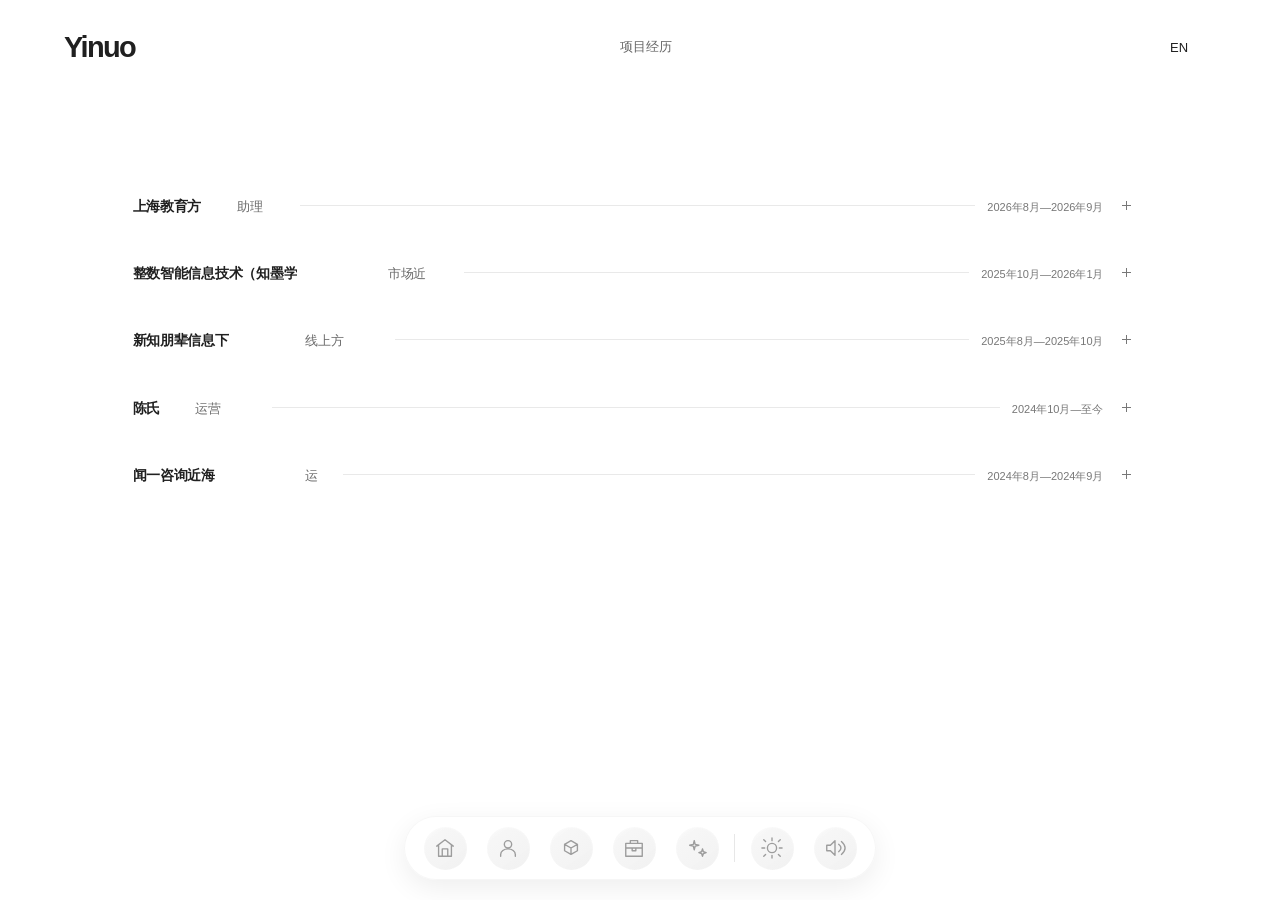
<file: index.html>
<!doctype html>
<html lang="zh-CN"><head><meta charset="utf-8"><meta name="viewport" content="width=device-width,initial-scale=1"><meta name="theme-color" content="#ffffff"><title>Yinuo — 项目经历</title><link rel="stylesheet" href="style.css?v=12"><link rel="stylesheet" href="./theme.css?v=20261105-12"><script src="./theme.js?v=20261105-12" data-site-base="./"></script><script src="./music.js?v=8"></script></head>
<body><header><a href="#" class="brand" aria-label="Yinuo">Yinuo</a><span id="page-title">项目经历</span><button id="language" type="button" aria-label="Switch to English">EN</button></header>
<main><h1 class="sr-only" id="heading">项目经历</h1><div id="projects"></div></main>
<script src="app.js?v=20261105-12"></script></body></html>
</file>
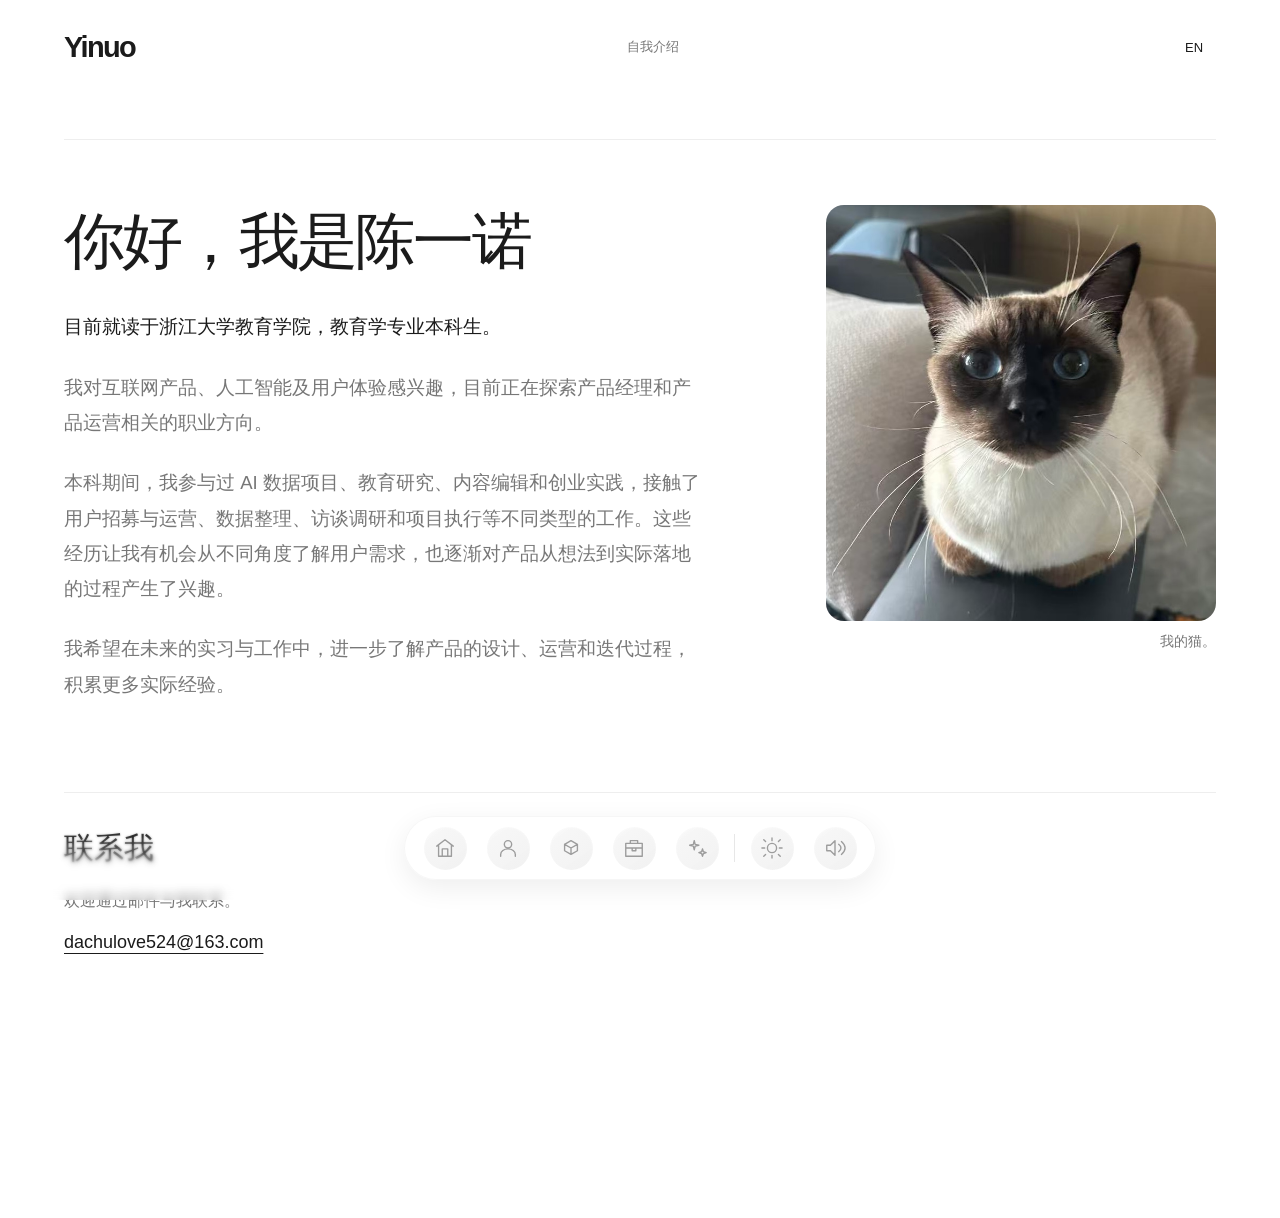
<file: about/index.html>
<!doctype html><html lang="zh-CN"><head><meta charset="utf-8"><meta name="viewport" content="width=device-width,initial-scale=1"><title>Yinuo — 自我介绍</title><link rel="stylesheet" href="style.css?v=2"><link rel="stylesheet" href="../theme.css?v=20261105-12"><script src="../theme.js?v=20261105-12" data-site-base="./"></script><script src="../music.js?v=8"></script></head><body><header><a class="brand" href="../home/">Yinuo</a><span id="page-label">自我介绍</span><button id="language" aria-label="Switch to English">EN</button></header><main><section class="intro"><div class="copy"><h1></h1><div id="bio"></div></div><figure><img src="assets/cat.jpg" alt="我的猫"><figcaption></figcaption></figure></section><section class="contact"><h2></h2><p></p><a href="mailto:dachulove524@163.com">dachulove524@163.com</a></section></main><script src="app.js?v=4"></script></body></html>
</file>
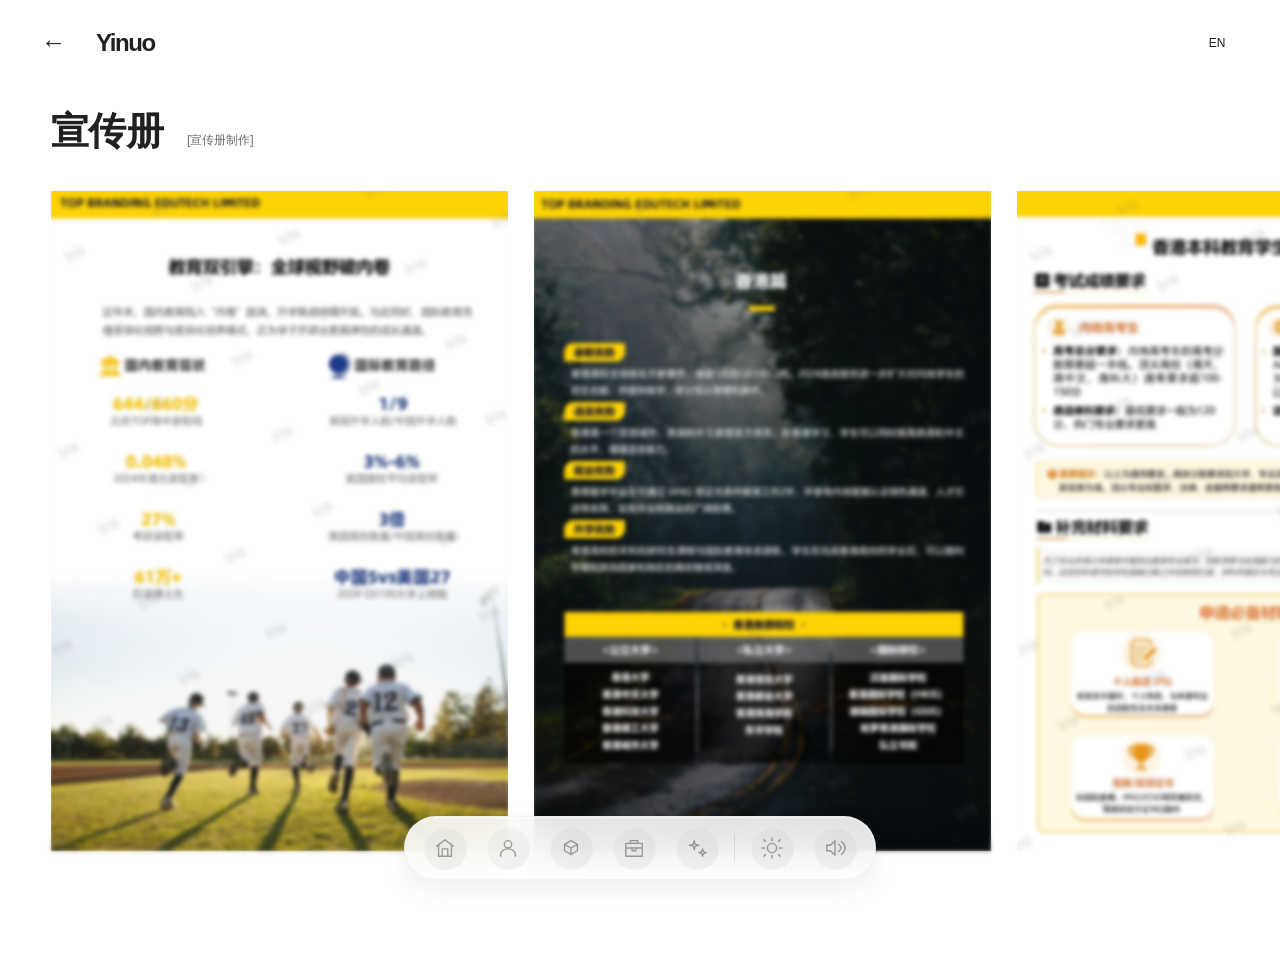
<file: brochure/index.html>
<!doctype html>
<html lang="zh-CN"><head><meta charset="utf-8"><meta name="viewport" content="width=device-width,initial-scale=1"><title>Yinuo — 宣传册</title><link rel="stylesheet" href="style.css?v=8"><link rel="stylesheet" href="../theme.css?v=20261105-12"><script src="../theme.js?v=20261105-12" data-site-base="./"></script><script src="../music.js?v=8"></script></head>
<body><header><a class="back" href="../index.html" aria-label="返回项目经历">←</a><a class="brand" href="../index.html">IRIS</a><button id="language" aria-label="Switch to English">EN</button></header><main><div class="heading"><h1>宣传册</h1><p id="role">[宣传册制作]</p></div><div class="gallery" id="gallery" role="region" tabindex="0" aria-label="宣传册，拖动或使用左右方向键横向浏览"></div></main><script src="app.js?v=9"></script></body></html>
</file>
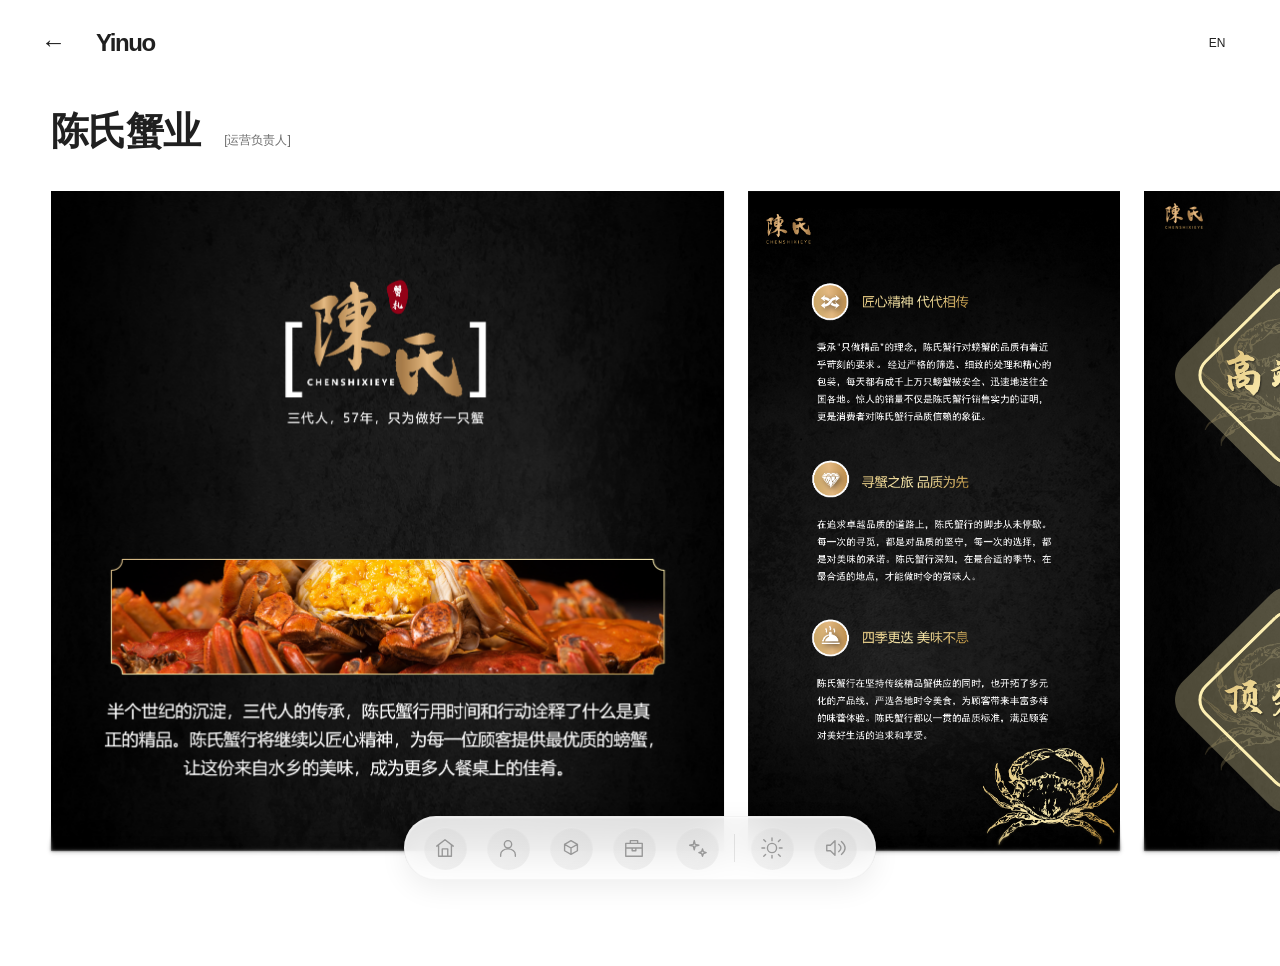
<file: crab/index.html>
<!doctype html>
<html lang="zh-CN">
<head>
  <meta charset="utf-8"><meta name="viewport" content="width=device-width, initial-scale=1">
  <title>Yinuo — 陈氏蟹业</title>
  <link rel="stylesheet" href="style.css?v=3">
<link rel="stylesheet" href="../theme.css?v=20261105-12"><script src="../theme.js?v=20261105-12" data-site-base="./"></script><script src="../music.js?v=8"></script></head>
<body>
  <header><a class="back" href="../index.html" aria-label="返回项目经历">←</a><a class="brand" href="../index.html">IRIS</a><button id="language" type="button" aria-label="Switch to English">EN</button></header>
  <main>
    <div class="heading"><h1>陈氏蟹业</h1><p id="role">[运营负责人]</p></div>
    <div class="gallery" id="gallery" tabindex="0" role="region" aria-label="陈氏蟹业图片，左右方向键或拖动浏览">
    </div>
  </main>
  <script src="app.js?v=4"></script>
</body>
</html>
</file>
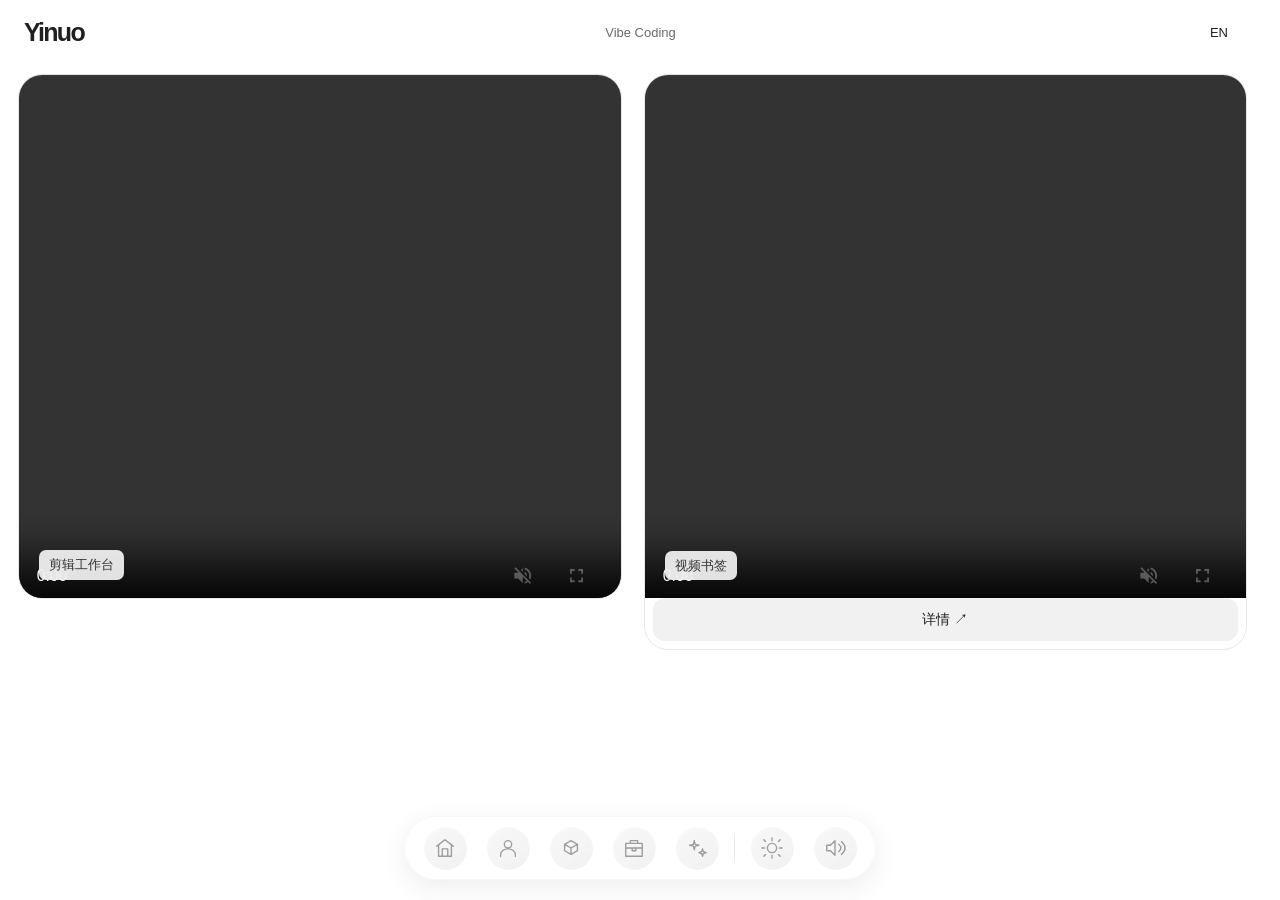
<file: craft/index.html>
<!doctype html><html lang="zh-CN"><head><meta charset="utf-8"><meta name="viewport" content="width=device-width,initial-scale=1"><title>Yinuo — Vibe Coding</title><link rel="stylesheet" href="style.css?v=7"><link rel="stylesheet" href="../theme.css?v=20261105-12"><script src="../theme.js?v=20261105-12" data-site-base="./"></script><script src="../music.js?v=8"></script></head><body><header><a href="../index.html" class="brand">Yinuo</a><span>Vibe Coding</span><button id="language" aria-label="Switch to English">EN</button></header><main><article><div class="stage"><video src="assets/k-cut-subject-zh.mp4" autoplay muted loop playsinline preload="auto" aria-label="K-Cut 工作流演示"></video><span class="tool-label" data-zh="剪辑工作台" data-en="Editing Workspace">剪辑工作台</span></div></article><article><div class="stage"><video src="assets/annotation-subject.mp4" autoplay muted loop playsinline preload="auto" aria-label="视频批注插件演示"></video><span class="tool-label" data-zh="视频书签" data-en="Video Bookmarks">视频书签</span></div><a class="production-link" href="../video-bookmarks/?lang=zh" data-zh="详情 ↗" data-en="View Production ↗">详情 ↗</a></article></main><script src="app.js?v=6"></script></body></html>
</file>
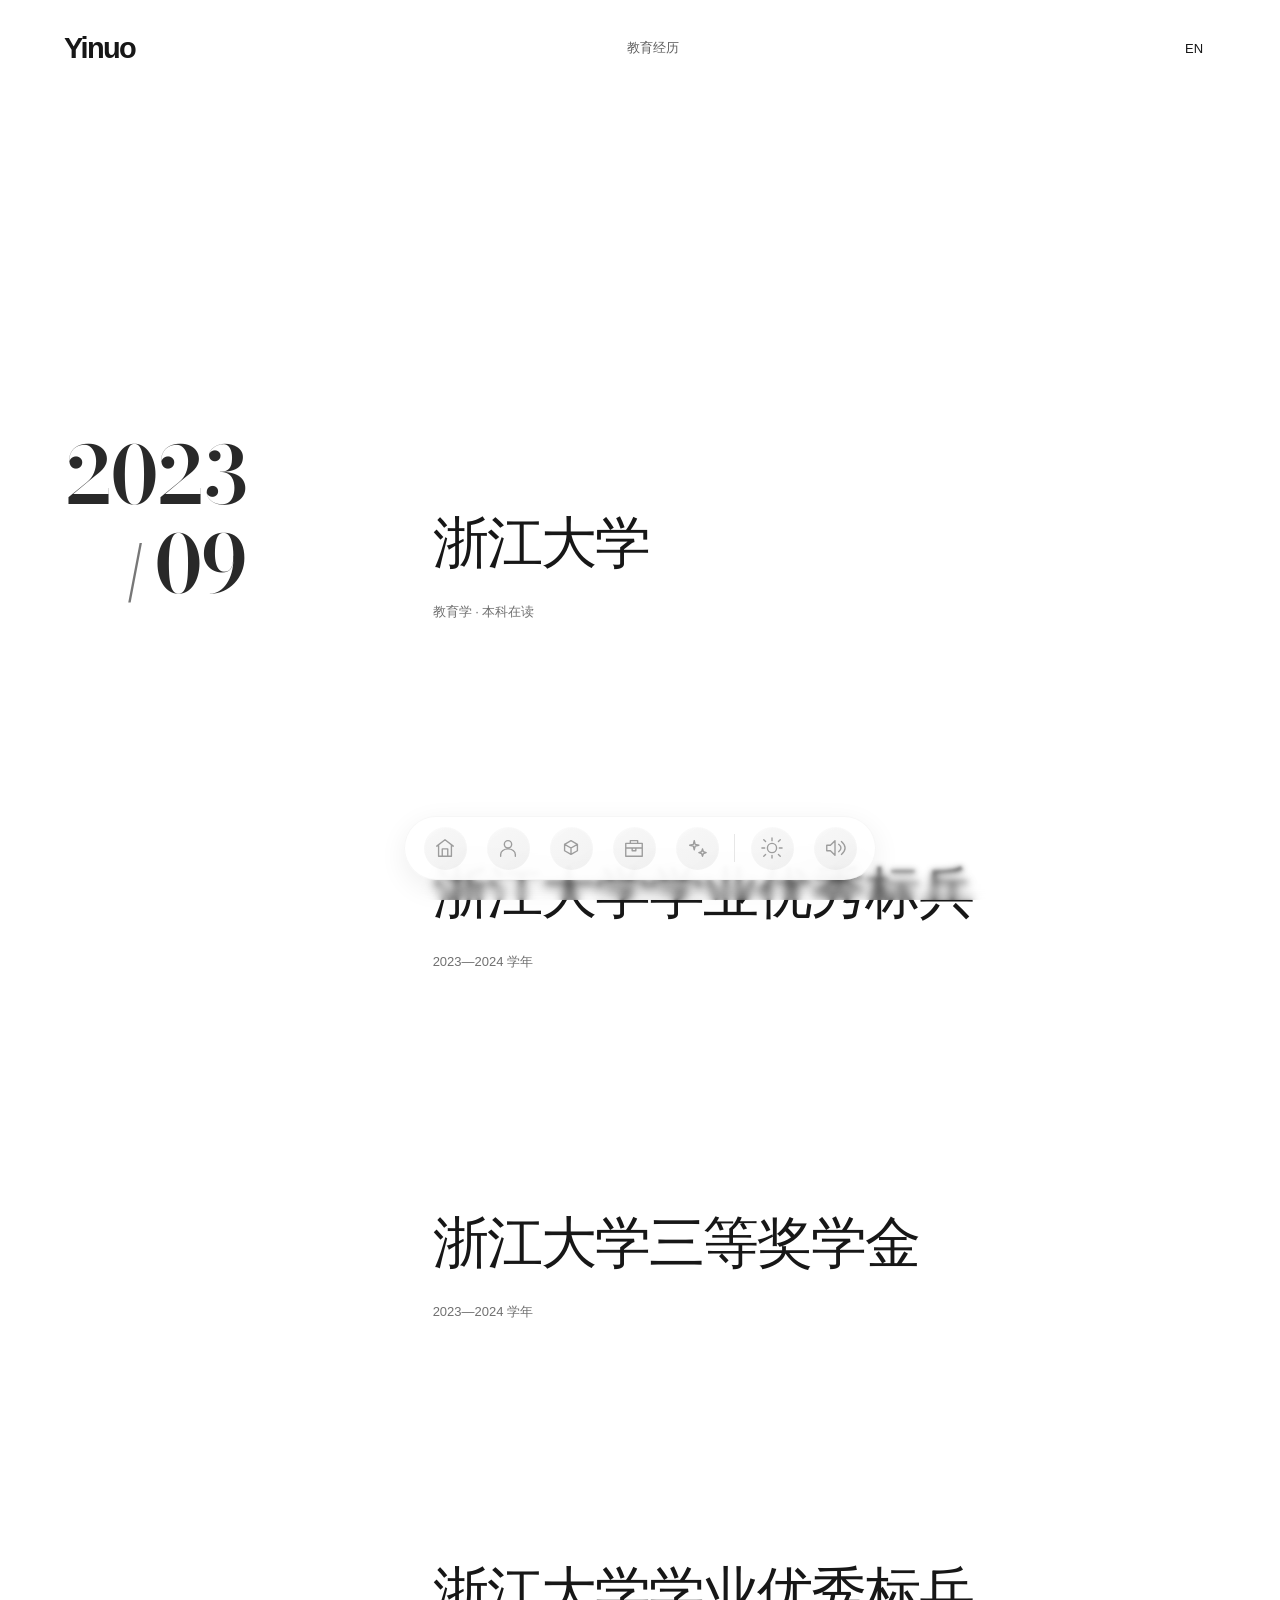
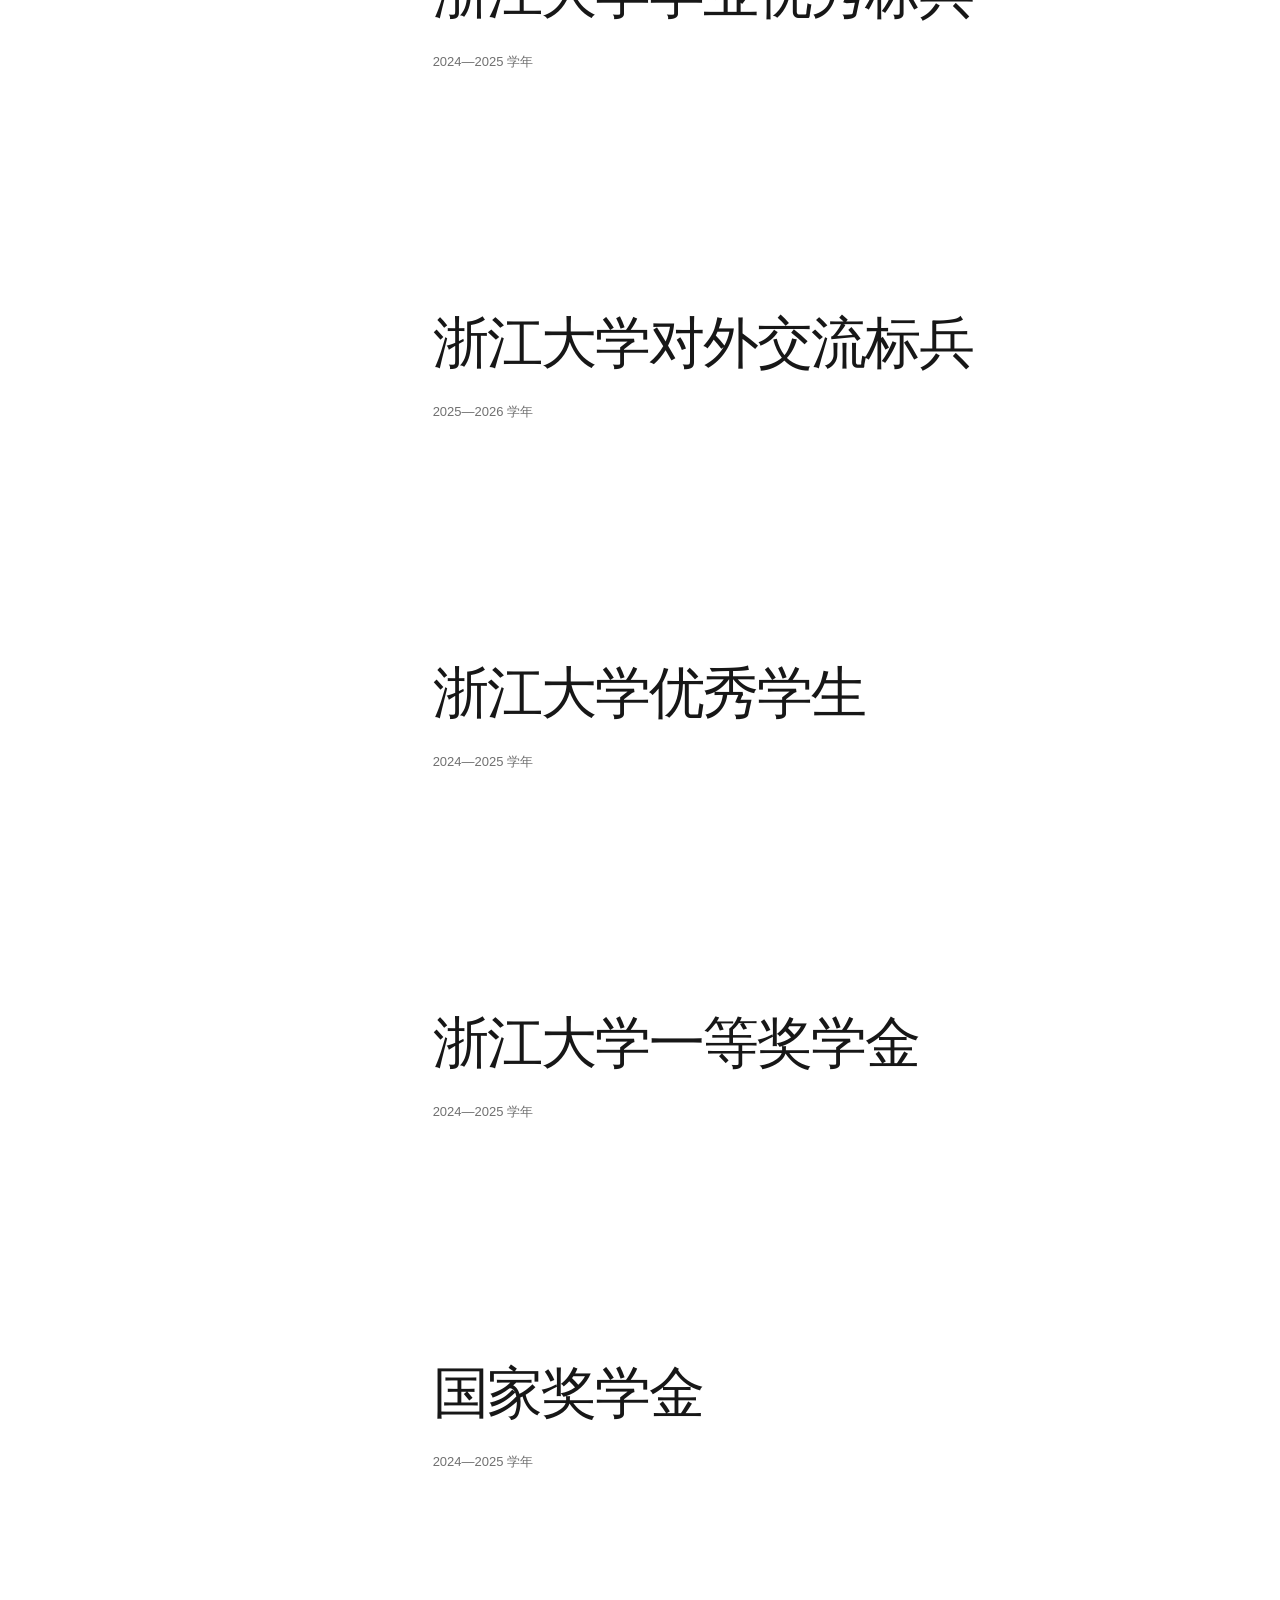
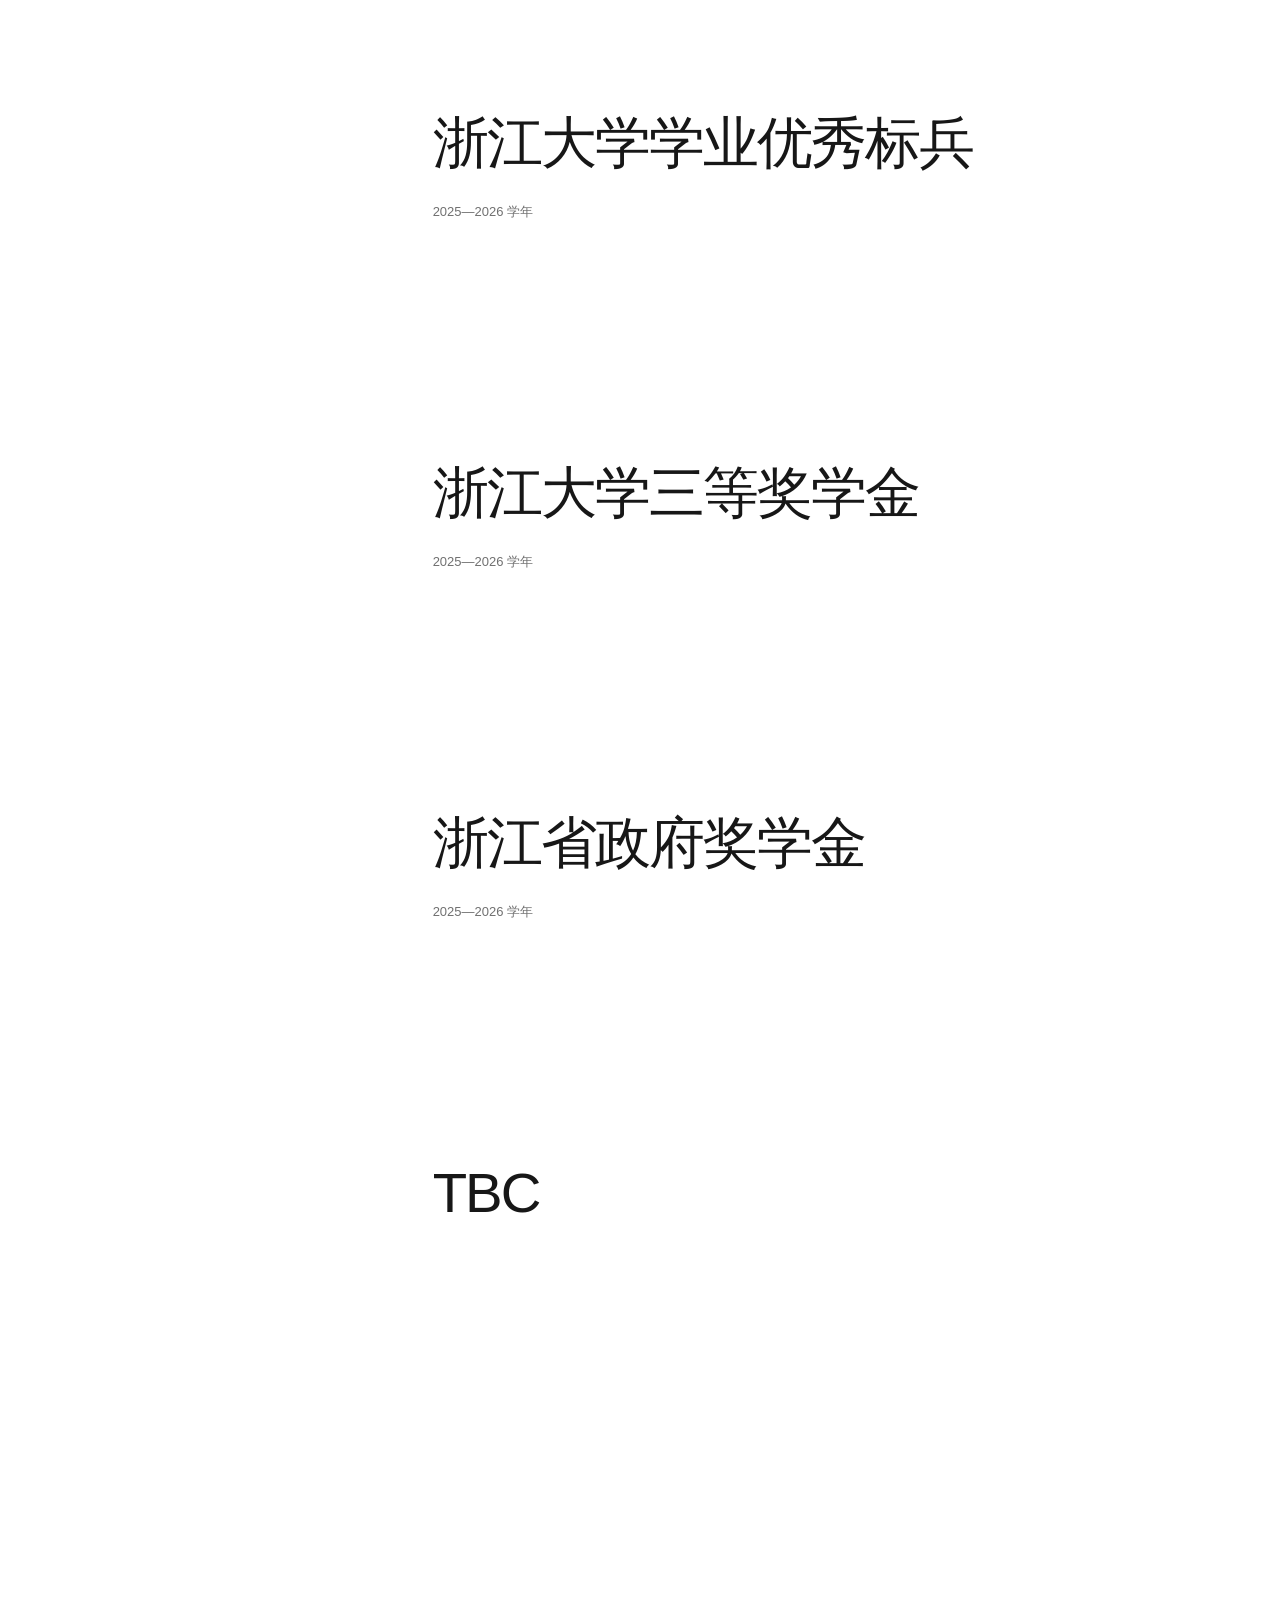
<file: experience/index.html>
<!doctype html>
<html lang="zh-CN">
<head><meta charset="utf-8"><meta name="viewport" content="width=device-width, initial-scale=1"><meta name="theme-color" content="#ffffff"><title>Yinuo — 教育经历</title><link rel="stylesheet" href="style.css?v=3"><link rel="stylesheet" href="../theme.css?v=20261105-12"><script src="../theme.js?v=20261105-12" data-site-base="./"></script><script src="../music.js?v=8"></script></head>
<body>
<header><a class="wordmark" href="#" aria-label="Yinuo">Yinuo</a><span id="page-label">教育经历</span><button id="language" aria-label="Switch to English">EN</button></header>
<main class="archive"><aside class="date-column" aria-hidden="true"><div class="date-lock"><div id="year" class="date-year"></div><div class="month-row"><span class="slash">/</span><div id="month"></div></div></div></aside><div id="events" class="events"></div></main>
<script src="app.js?v=education-4"></script></body></html>
</file>
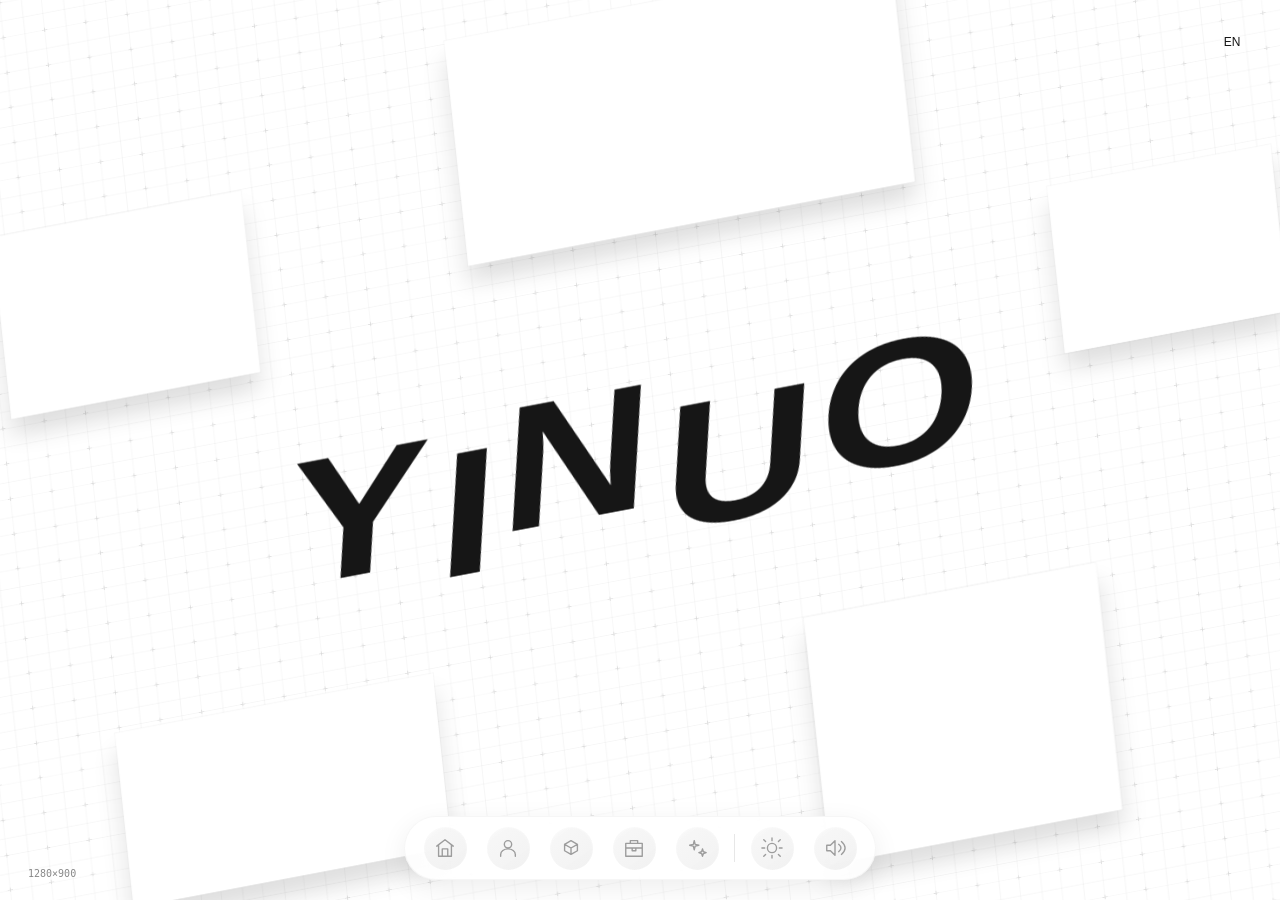
<file: home/index.html>
<!doctype html><html lang="zh-CN"><head><meta charset="utf-8"><meta name="viewport" content="width=device-width,initial-scale=1"><title>Yinuo</title><link rel="stylesheet" href="style.css?v=20"><link rel="stylesheet" href="../theme.css?v=20261105-12"><script src="../theme.js?v=20261105-12" data-site-base="./"></script><script src="../music.js?v=8"></script></head><body><main id="viewport" aria-label="个人首页画布"><div id="world"><div class="plane"><div class="grid"></div><div class="letters" aria-label="Yinuo"></div><a class="sheet s1 liquid" href="../about/" data-route-zh="自我介绍" data-route-en="about" aria-label="自我介绍"><video src="assets/plasma-vortex.mp4#t=0.05" muted loop playsinline preload="auto"></video></a><a class="sheet s2 liquid" href="../craft/" data-route-zh="Vibe Coding" data-route-en="vibe coding" aria-label="Vibe Coding"><video src="assets/k-cut-zh-v2.mp4#t=0.05" muted loop playsinline preload="auto"></video></a><a class="sheet s3 liquid" href="../index.html" data-route-zh="项目" data-route-en="projects" aria-label="项目"><video src="assets/glass-liquid.mp4#t=0.05" muted loop playsinline preload="auto"></video></a><a class="sheet s4 liquid annotation" href="../video-bookmarks/" data-route-zh="vibe coding/视频书签" data-route-en="video bookmark" aria-label="视频书签"><video src="assets/annotation-decorated-zh.mp4#t=0.05" muted loop playsinline preload="auto"></video></a><div class="sheet s5 liquid" data-route-zh="playist" data-route-en="playist" tabindex="0" role="button" aria-label="黑胶唱片视频，悬停或聚焦播放"><video src="assets/vinyl-light.mp4#t=0.05" muted loop playsinline preload="auto"></video></div></div></div></main><button id="language" aria-label="Switch to English">EN</button><small id="size" aria-hidden="true"></small><nav class="dock" aria-label="主导航"></nav><script src="app.js?v=24"></script></body></html>
</file>
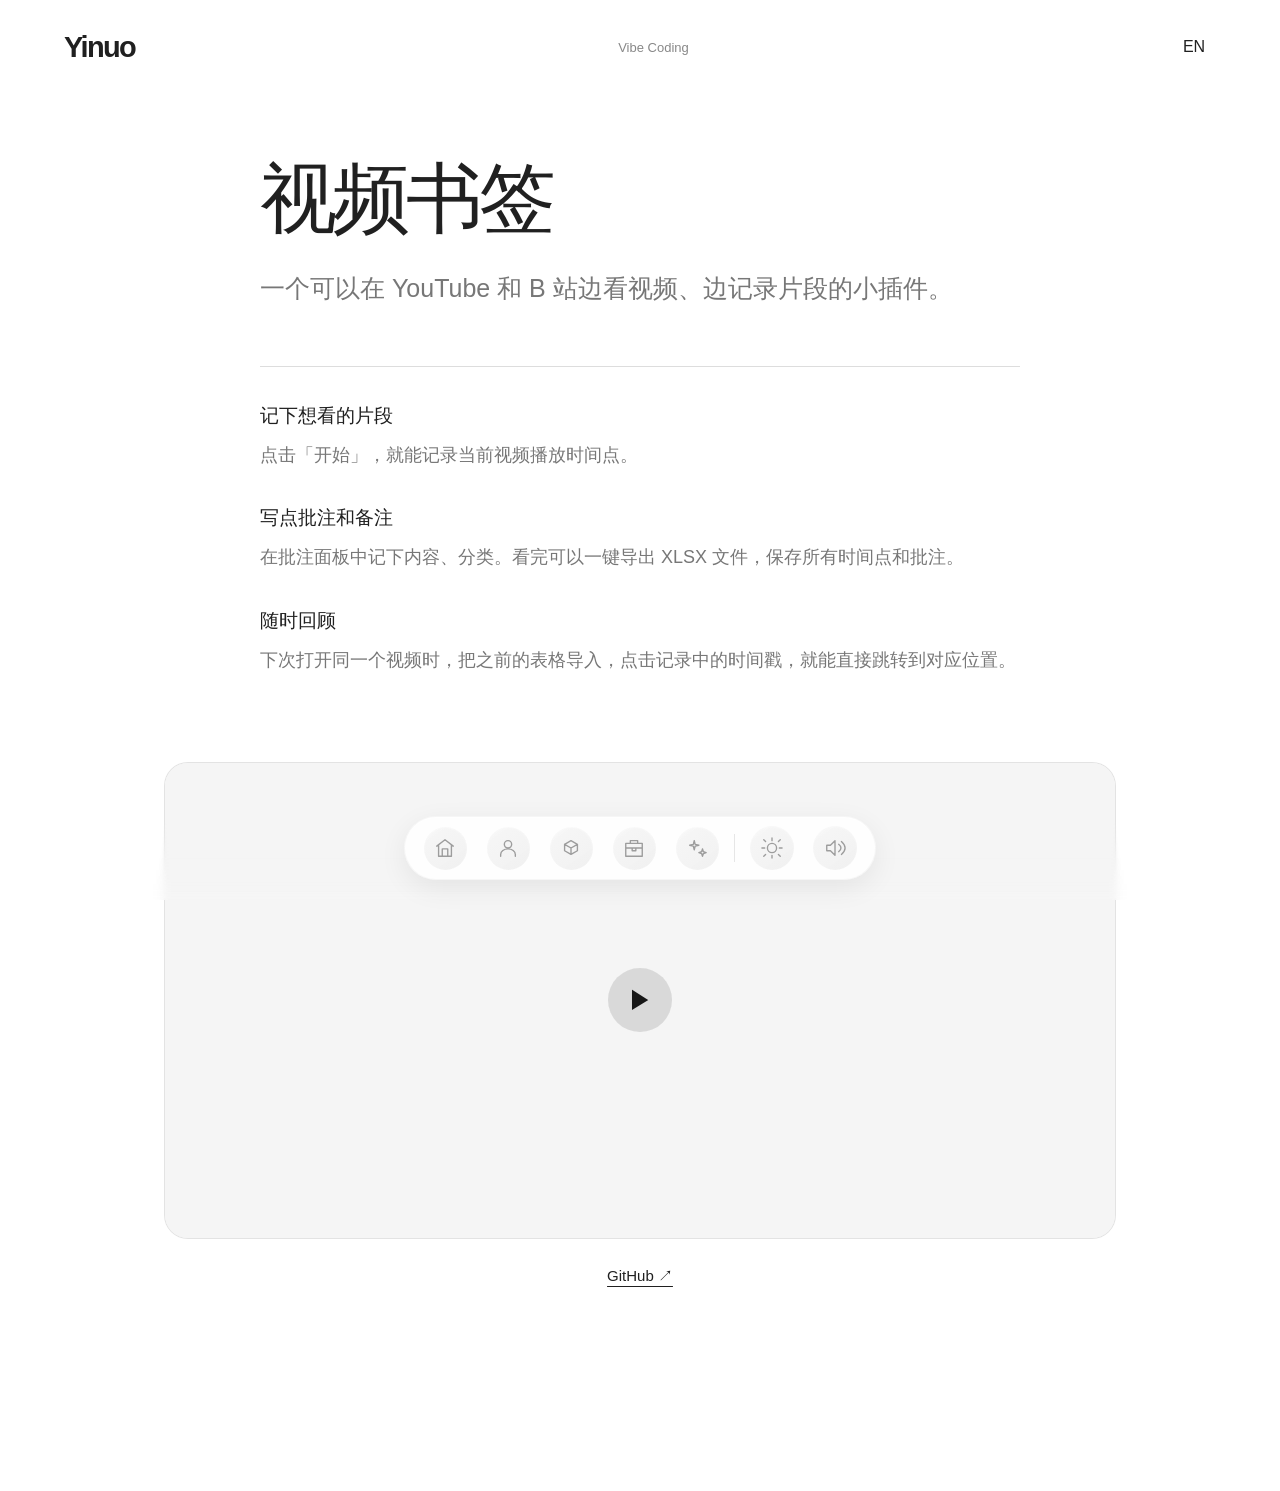
<file: video-bookmarks/index.html>
<!doctype html><html lang="zh-CN"><head><meta charset="utf-8"><meta name="viewport" content="width=device-width,initial-scale=1"><title>Yinuo — 视频书签</title><link rel="stylesheet" href="style.css?v=2"><link rel="stylesheet" href="../theme.css?v=20261105-12"><script src="../theme.js?v=20261105-12" data-site-base="./"></script><script src="../music.js?v=8"></script></head><body><header><a class="brand" href="../home/">Yinuo</a><a class="back" href="../craft/">Vibe Coding</a><button id="language" aria-label="Switch to English">EN</button></header><main><section class="hero"><h1></h1><p class="intro"></p></section><section class="features"><div id="features"></div></section><section class="demo"><div class="video-frame"><video autoplay muted loop playsinline preload="metadata" src="assets/demo-zh.mp4"></video><button class="play-toggle" type="button" aria-label="暂停视频"><span aria-hidden="true">Ⅱ</span></button></div><a class="github" href="https://github.com/Yinuo-524629/video-annotation" target="_blank" rel="noopener noreferrer">GitHub ↗</a></section></main><script src="app.js?v=3"></script></body></html>
</file>
<file: style.css>
:root{--ink:#202020;--secondary:#6b6b6b;--rule:#e9e9e9;--ease:cubic-bezier(.22,.68,0,1.01)}
html{scrollbar-gutter:stable}
.glyph{position:relative}
.glyph-noise{position:absolute;inset:0;display:block;text-align:center;font:inherit;pointer-events:none;overflow:hidden;visibility:hidden}
.scrambling .glyph:not(.settled) .glyph-final{visibility:hidden}
.scrambling .glyph:not(.settled) .glyph-noise{visibility:visible}
@supports not (scrollbar-gutter:stable){html{overflow-y:scroll}}
*{box-sizing:border-box}body{margin:0;background:#fff;color:var(--ink);font-family:Arial,"Microsoft YaHei","PingFang SC",sans-serif;-webkit-font-smoothing:antialiased}button,a{-webkit-tap-highlight-color:transparent}button{font:inherit;color:inherit;cursor:pointer}a{color:inherit;text-decoration:none}header{height:94px;display:flex;align-items:center;justify-content:space-between;padding:0 5vw}.brand{font-size:29px;letter-spacing:-1.7px;font-weight:700}#page-title{font-size:13px;color:#666}#language{border:0;background:none;min-width:44px;min-height:44px;font-size:13px}main{max-width:1060px;margin:78px auto 130px;padding:0 30px}.project{margin:0}.project-heading{margin:0;font-size:inherit;font-weight:inherit}.project-toggle{width:100%;display:flex;gap:12px;align-items:baseline;text-align:left;border:0;background:none;min-height:67px;padding:20px 0;position:relative;line-height:1.7}.row-copy{display:inline-block;flex:0 1 auto;min-width:0;transform-origin:left center;transition:transform 230ms var(--ease)}.project-name{font-size:14px;font-weight:600;letter-spacing:-.02em}.project-description{font-size:13px;color:var(--secondary);letter-spacing:-.01em;margin-left:8px;white-space:nowrap}.glyph{display:inline-block;white-space:pre}.leader{height:1px;flex:1 1 18px;min-width:16px;background:var(--rule);align-self:center;transition:background 220ms}.year{font-size:11px;color:#777;white-space:nowrap}.indicator{width:13px;height:13px;position:relative;align-self:center;margin-left:4px;flex-shrink:0;transition:transform 300ms var(--ease)}.indicator:before,.indicator:after{content:"";position:absolute;background:#777;left:2px;right:2px;top:6px;height:1px}.indicator:after{transform:rotate(90deg);transition:transform 300ms var(--ease)}.project-toggle[aria-expanded=true] .indicator:after{transform:rotate(0)}.project-toggle[aria-expanded=true] .project-name{color:#000}.project-toggle:focus-visible,#language:focus-visible,a:focus-visible{outline:2px solid #333;outline-offset:5px;border-radius:2px}.project-toggle:focus-visible .leader{background:#aaa}
@media(hover:hover) and (pointer:fine){.project-toggle:hover .row-copy{transform:scale(1.025)}.project-toggle:hover .project-description{color:#444}.project-toggle:hover .leader{background:#c8c8c8}.project-toggle:hover .indicator{transform:translateX(2px)}}
.panel{overflow:hidden}.panel[hidden]{display:none}.panel-inner{padding:9px 0 30px}.body-copy{max-width:800px;font-size:12px;line-height:1.95;color:#555}.body-copy p{margin:0 0 13px;text-wrap:pretty}.body-copy strong{font-weight:500;color:#222}.sr-only{position:absolute;width:1px;height:1px;overflow:hidden;clip-path:inset(50%);white-space:nowrap}
@media(max-width:700px){header{height:76px;padding:0 24px}.brand{font-size:25px}#page-title{font-size:12px}main{margin-top:48px;padding:0 25px}.project-toggle{display:grid;grid-template-columns:minmax(0,1fr) 13px;gap:5px 12px;min-height:100px;padding:20px 0}.row-copy{grid-column:1;grid-row:1}.project-name{font-size:14px}.project-description{font-size:12px;margin-left:7px}.leader{display:none}.year{grid-column:1;grid-row:2;font-size:11px}.indicator{grid-column:2;grid-row:1/3;margin:0}.body-copy{font-size:12px;line-height:1.95}.panel-inner{padding-top:5px}}
@media(prefers-reduced-motion:reduce){*,*:before,*:after{animation:none!important;transition:none!important;scroll-behavior:auto!important}.project-toggle:hover .row-copy{transform:none}}

.case-link{text-decoration:underline;text-underline-offset:4px;color:#333}.case-link:hover{color:#000}
</file>
<file: theme.css>
html[data-theme=dark]{color-scheme:dark;--ink:#e7e7e7;--secondary:#aaa;--gray:#aaa;--rule:#353535;--paper:#191919;--black:#eee}
html[data-theme=dark] body{background:#191919;color:#e7e7e7}
html[data-theme=dark] header{background:#191919}
html[data-theme=dark] :is(#page-title,#page-label,#role,.project-description,.year,.body-copy,.event .meta,.event time,.caption>span){color:#aaa}
html[data-theme=dark] :is(.body-copy strong,.case-link,.project-toggle[aria-expanded=true] .project-name,.date-year,#month){color:#e7e7e7}
html[data-theme=dark] .leader{background:#3a3a3a}
html[data-theme=dark] :is(.indicator:before,.indicator:after){background:#aaa}
html[data-theme=dark] .rear{background:#282828}
html[data-theme=dark] dialog{background:#242424;color:#eee;border-color:#555}
html[data-theme=dark] dialog input{background:#191919;color:#eee;border-color:#666}
html[data-theme=dark] :focus-visible{outline-color:#bbb}
html[data-theme=dark] #viewport{background:transparent}
html[data-theme=dark] body:has(#world) header{background:transparent}
.page-theme{position:fixed;top:25px;right:calc(5vw + 54px);width:38px;height:44px;display:grid;place-items:center;background:none;border:0;color:inherit;font-size:23px;cursor:pointer;z-index:8}
@media(max-width:700px){.page-theme{top:16px;right:72px}}
html[data-theme=dark] .project-toggle:hover .project-description{color:#ccc}
html[data-theme=dark] .project-toggle:hover .leader{background:#666}
html[data-theme=dark] .case-link:hover{color:#fff}

.site-dock{position:fixed;left:50%;bottom:20px;transform:translateX(-50%);height:78px;display:flex;align-items:center;padding:0 14px;gap:6px;border:1px solid #eee8;border-radius:48px;background:rgba(255,255,255,.88);backdrop-filter:blur(20px);box-shadow:0 8px 28px #00000012,inset 0 1px 2px #fff9;z-index:1000;color:#777}
.dock-slot{width:74px;height:60px;display:grid;place-items:center;flex:none}
.dock-slot>a,.dock-slot>button{position:relative;width:52px;height:52px;display:grid;place-items:center;border:0;border-radius:50%;background:linear-gradient(145deg,#9991,#9992);box-shadow:inset 0 1px 2px #fff5;color:inherit;text-decoration:none;cursor:pointer;transform:translateY(var(--lift,0px)) scale(var(--scale,1));transition:transform 180ms ease-out}
.site-dock svg{width:25px;height:25px;fill:none;stroke:currentColor;stroke-width:1.5;stroke-linecap:round;stroke-linejoin:round;opacity:.7}
.site-divider{width:1px;height:35px;margin:0 4px;background:#8883;flex:none}
.site-dock [data-tip]:after{content:attr(data-tip);position:absolute;bottom:calc(100% + 15px);font:12px Arial,"Microsoft YaHei",sans-serif;white-space:nowrap;padding:7px 10px;border-radius:7px;background:#fafafa;color:#666;box-shadow:0 1px 8px #0001;opacity:0;pointer-events:none}
.site-dock :is(a,button):is(:hover,:focus-visible):after{opacity:1}
.site-dock :focus-visible{outline:2px solid #999;outline-offset:4px}
html[data-theme=dark] .site-dock{background:rgba(43,43,43,.92);border-color:#7776;color:#aaa;box-shadow:0 8px 28px #0003,inset 0 1px 2px #fff4}
html[data-theme=dark] .dock-slot>*{background:linear-gradient(145deg,#ffffff12,#ffffff06);box-shadow:inset 0 1px 2px #fff3}
html[data-theme=dark] .site-dock [data-tip]:after{background:#333;color:#ddd}
body:has(.site-dock) main{padding-bottom:115px}
@media(max-width:700px){.site-dock{height:65px;bottom:14px;padding:0 7px;gap:0}.dock-slot{width:56px;height:50px}.dock-slot>a,.dock-slot>button{width:40px;height:40px}.site-dock svg{width:21px;height:21px}.site-divider{margin:0 2px;height:28px}}
@media(prefers-reduced-motion:reduce){.dock-slot>*{transform:none!important;transition:none!important}}

@media(max-width:390px){.site-dock{padding:0 5px}.dock-slot{width:47px}.dock-slot>a,.dock-slot>button{width:35px;height:35px}}

.site-dock>.site-divider{display:block;box-sizing:content-box;width:1px;min-width:1px;max-width:1px;padding:0;border:0;border-radius:0;transform:none;flex:0 0 1px;pointer-events:none}
.site-dock>.dock-slot{padding:0}

nav.site-dock{display:flex!important;visibility:visible;opacity:1}

.viewport-blur{position:fixed;left:0;right:0;height:80px;pointer-events:none;z-index:100;isolation:isolate}
.viewport-blur--top{top:0;--fade:to bottom}
.viewport-blur--bottom{bottom:0;--fade:to top}
.viewport-blur>span{position:absolute;inset:0;pointer-events:none;-webkit-backdrop-filter:blur(var(--blur));backdrop-filter:blur(var(--blur));-webkit-mask-image:linear-gradient(var(--fade),#000 0%,#000 var(--solid),transparent var(--end));mask-image:linear-gradient(var(--fade),#000 0%,#000 var(--solid),transparent var(--end))}
.viewport-blur>span:nth-child(1){--blur:1px;--solid:35%;--end:100%}
.viewport-blur>span:nth-child(2){--blur:2px;--solid:25%;--end:80%}
.viewport-blur>span:nth-child(3){--blur:3px;--solid:15%;--end:60%}
.viewport-blur>span:nth-child(4){--blur:4px;--solid:0%;--end:40%}
header{z-index:120}
@media(max-width:700px){.viewport-blur{height:56px}}
@media print{.viewport-blur{display:none}}

body:not(:has(#world))>header{position:relative;z-index:120}
body:has(.archive)>header{position:fixed}

.site-dock{height:64px;padding:0 10px;gap:3px;border-radius:38px}
.dock-slot{width:60px;height:50px}.dock-slot>a,.dock-slot>button{width:43px;height:43px}.site-dock svg{width:22px;height:22px}.site-divider{height:28px}
@keyframes dock-tap{0%,100%{translate:0 0}40%{translate:0 -12px}70%{translate:0 -3px}85%{translate:0 -5px}}
.dock-slot>.dock-tapped{animation:dock-tap 340ms cubic-bezier(.22,.65,.35,1)}
@media(max-width:700px){.site-dock{height:56px;padding:0 6px;gap:0}.dock-slot{width:47px;height:44px}.dock-slot>a,.dock-slot>button{width:35px;height:35px}.site-dock svg{width:19px;height:19px}.site-divider{height:25px}}
@media(prefers-reduced-motion:reduce){.dock-slot>.dock-tapped{animation:none}}

@media(max-width:390px){.dock-slot{width:40px}.dock-slot>a,.dock-slot>button{width:31px;height:31px}}
</file>
<file: about/style.css>
*{box-sizing:border-box}body{margin:0;background:#fff;color:#1b1b1b;font-family:Arial,"Microsoft YaHei",sans-serif}a{color:inherit;text-decoration:none}button{font:inherit;color:inherit;cursor:pointer}header{height:94px;padding:0 5vw;display:flex;align-items:center;justify-content:space-between}.brand{font-size:29px;font-weight:700;letter-spacing:-1.7px}#page-label{font-size:13px;color:#777}#language{border:0;background:none;min-width:44px;min-height:44px;font-size:13px}main{max-width:1380px;margin:45px auto 90px;padding:0 5vw}.intro{display:grid;grid-template-columns:minmax(0,1.45fr) minmax(0,1fr);gap:65px;border-top:1px solid #eee;padding-top:65px;align-items:start}h1{font-size:clamp(35px,4.8vw,72px);font-weight:500;letter-spacing:-.045em;line-height:1.18;margin:0 0 32px}#bio p{font-size:clamp(16px,1.45vw,21px);line-height:1.9;color:#777;margin:0 0 25px}#bio p:first-child{color:inherit}figure{margin:0}figure img{width:100%;height:auto;display:block;border-radius:18px}figcaption{color:#777;font-size:14px;text-align:right;margin-top:12px}.contact{margin-top:65px;padding:35px 0 60px;border-top:1px solid #eee}h2{font-size:30px;font-weight:400;margin:0 0 18px}.contact p{color:#777;line-height:1.8}.contact a{text-decoration:underline;text-underline-offset:5px;font-size:18px}:focus-visible{outline:2px solid #888;outline-offset:5px}html[data-theme=dark] :is(.intro,.contact){border-color:#353535}html[data-theme=dark] #bio p,html[data-theme=dark] .contact p,html[data-theme=dark] figcaption{color:#aaa}html[data-theme=dark] #bio p:first-child{color:#eee}@media(max-width:700px){header{height:76px;padding:0 24px}main{margin-top:15px;padding:0 24px}.intro{grid-template-columns:1fr;gap:25px;padding-top:35px}h1{font-size:36px}#bio p{font-size:16px}figure{max-width:420px}.contact{margin-top:40px}}

.intro figure{width:88%;justify-self:end}
@media(max-width:700px){.intro figure{width:80%;max-width:340px;justify-self:center}}
</file>
<file: brochure/style.css>
:root{color-scheme:light;--ink:#202020;--gray:#6b6b6b}*{box-sizing:border-box}html,body{margin:0;height:100%;background:#fff;color:var(--ink)}body{font-family:Arial,"Microsoft YaHei","PingFang SC",sans-serif;overflow:hidden;-webkit-font-smoothing:antialiased}a{color:inherit;text-decoration:none}button{font:inherit;color:inherit;background:none;border:0;cursor:pointer}header{height:85px;display:flex;align-items:center;gap:25px;padding:0 3.2vw}.back{font-size:25px;min-width:30px}.brand{font-size:24px;font-weight:600;letter-spacing:-1.4px}#language{margin-left:auto;min-width:44px;min-height:44px;font-size:12px}.heading{display:flex;align-items:baseline;gap:24px;margin:22px 0 36px;padding:0 4vw}h1{font-size:clamp(26px,3vw,42px);font-weight:600;letter-spacing:-.02em;line-height:1.25;margin:0}#role{font-size:12px;color:var(--gray);margin:0}.gallery{display:flex;gap:26px;align-items:stretch;padding:0 4vw;height:calc(100dvh - 240px);min-height:160px;overflow:auto hidden;scrollbar-width:none;touch-action:pan-x;overscroll-behavior-x:contain;cursor:grab}.gallery::-webkit-scrollbar{display:none}.gallery.dragging{cursor:grabbing;user-select:none}.page{position:relative;flex:none;margin:0;height:100%;aspect-ratio:540/780;overflow:hidden;background:#f3f3f3}.page img{display:block;width:100%;height:100%;object-fit:contain;pointer-events:none;user-select:none;-webkit-user-drag:none}.page img{filter:none}.frost{position:absolute;inset:0;pointer-events:none;background:rgba(255,255,255,.015);-webkit-backdrop-filter:blur(var(--blur));backdrop-filter:blur(var(--blur));-webkit-mask-image:var(--mask);mask-image:var(--mask)}.frost.soft{--blur:1px;--mask:radial-gradient(ellipse 76% 74% at 50% 50%,transparent 75%,rgba(0,0,0,.15) 90%,#000 100%)}.frost.outer{--blur:2px;--mask:radial-gradient(ellipse 76% 74% at 50% 50%,transparent 87%,rgba(0,0,0,.15) 95%,#000 100%)}.frost.edges{--blur:12px;--mask:linear-gradient(to bottom,#000 0%,#000 3.2%,rgba(0,0,0,.3) 4.5%,transparent 6%,transparent 95%,rgba(0,0,0,.4) 97%,#000 99%)}.frost.cover{--blur:9px;--mask:radial-gradient(ellipse 34% 3.8% at 37% 87%,#000 65%,rgba(0,0,0,.55) 80%,transparent 100%)}:focus-visible{outline:1px solid #555;outline-offset:5px}.gallery:focus-visible{outline-offset:-1px}
@media(max-width:700px){header{height:72px;padding:0 22px;gap:17px}.heading{margin:20px 0 30px;padding:0 24px;gap:15px}h1{font-size:27px}#role{font-size:11px}.gallery{padding:0 24px;gap:18px;height:min(calc(100dvh - 225px),115vw);min-height:150px}}
@media(max-height:500px){header{height:60px}.heading{margin:12px 0 22px}h1{font-size:26px}.gallery{height:calc(100dvh - 150px);min-height:100px}}
@media(prefers-reduced-motion:reduce){*{scroll-behavior:auto!important}}

.page{cursor:pointer}.page img{filter:blur(2px);transform:scale(1.01);transition:filter .45s ease,transform .45s ease}.page .frost{display:none}.page.revealed img{filter:none;transform:none}.page:focus-visible{outline:2px solid #333;outline-offset:-3px}dialog{border:1px solid #ddd;padding:28px;width:300px;color:#202020;background:white}dialog::backdrop{background:rgba(0,0,0,.25);backdrop-filter:blur(4px)}dialog form{display:grid;gap:18px}dialog label{font-size:18px}dialog input{width:100%;padding:12px;border:1px solid #aaa;font:inherit}dialog form>div{display:flex;justify-content:flex-end;gap:24px}dialog button{padding:8px 0}.error{font-size:12px;color:#555;margin:0;min-height:16px}@media(prefers-reduced-motion:reduce){.page img{transition:none}}
.watermark{position:absolute;inset:-18%;display:grid;grid-template-columns:repeat(5,1fr);grid-template-rows:repeat(6,1fr);align-items:center;justify-items:center;transform:rotate(-28deg);pointer-events:none;user-select:none;opacity:0;transition:opacity .35s}.watermark span{font-family:Arial,sans-serif;font-size:clamp(15px,2vw,26px);font-weight:500;letter-spacing:2px;color:rgba(100,100,100,.23);text-shadow:0 1px 0 rgba(255,255,255,.24)}.page.revealed .watermark{opacity:1}@media(prefers-reduced-motion:reduce){.watermark{transition:none}}
</file>
<file: crab/style.css>
:root{color-scheme:light;--ink:#202020;--gray:#6b6b6b}
*{box-sizing:border-box}html,body{margin:0;height:100%;background:#fff;color:var(--ink)}body{font-family:Arial,"Microsoft YaHei","PingFang SC",sans-serif;overflow:hidden;-webkit-font-smoothing:antialiased}a{color:inherit;text-decoration:none}button{font:inherit;background:none;border:0;color:inherit;cursor:pointer}header{height:85px;display:flex;align-items:center;padding:0 3.2vw;gap:25px}.back{font-size:25px;line-height:1;min-width:30px}.brand{font-size:24px;font-weight:600;letter-spacing:-1.4px}#language{margin-left:auto;min-width:44px;min-height:44px;font-size:12px}.heading{display:flex;align-items:baseline;gap:24px;margin:22px 0 36px;padding:0 4vw}h1{font-family:inherit;font-weight:600;letter-spacing:-.02em;font-size:clamp(26px,3vw,42px);margin:0;line-height:1.25}#role{font-size:12px;color:var(--gray);margin:0;white-space:nowrap}.gallery{display:flex;align-items:stretch;gap:24px;padding:0 4vw;height:calc(100dvh - 240px);min-height:160px;overflow-x:auto;overflow-y:hidden;scrollbar-width:none;overscroll-behavior-x:contain;touch-action:pan-x;cursor:grab}.gallery::-webkit-scrollbar{display:none}.gallery.dragging,.gallery.dragging button{cursor:grabbing;user-select:none}.image-card{display:block;flex:none;position:relative;height:100%;aspect-ratio:var(--ratio);padding:0;perspective:1600px;container-type:inline-size;text-align:center;outline-offset:-3px}.turner{display:block;position:relative;width:100%;height:100%;transform-style:preserve-3d;transform:rotateY(0deg)}.image-card.flipped .turner{transform:rotateY(180deg)}.face{position:absolute;inset:0;display:block;backface-visibility:hidden;-webkit-backface-visibility:hidden}.front img{width:100%;height:100%;object-fit:cover;display:block;pointer-events:none;user-select:none;-webkit-user-drag:none}.rear{transform:rotateY(180deg);background:#f3f3f3;display:flex;align-items:center;justify-content:center;gap:5cqw;padding:6cqw}.qr{display:flex;flex-direction:column;align-items:center;gap:14px;min-width:0}.qr img{width:min(34cqw,180px,32dvh);height:min(34cqw,180px,32dvh);object-fit:contain;background:#fff;display:block;pointer-events:none}.qr-label{font-size:clamp(10px,2.8cqw,12px);color:var(--gray);white-space:nowrap}.image-card:focus-visible{outline:2px solid #555}.back:focus-visible,.brand:focus-visible,#language:focus-visible{outline:1px solid #222;outline-offset:5px}.gallery:focus-visible{outline:1px solid #777;outline-offset:-1px}
@media(max-width:700px){header{height:72px;padding:0 22px;gap:17px}.heading{padding:0 24px;margin:20px 0 30px;gap:15px}h1{font-size:27px}#role{font-size:11px}.gallery{padding:0 24px;gap:18px;height:calc(100dvh - 225px);min-height:150px}.image-card{aspect-ratio:auto;width:calc(var(--mobile-width)*1vw)}.qr-label{white-space:normal}}
@media(max-height:500px){header{height:60px}.heading{margin:12px 0 22px}h1{font-size:26px}.gallery{height:calc(100dvh - 150px);min-height:100px}}
@media(prefers-reduced-motion:reduce){*{scroll-behavior:auto!important;transition:none!important;animation:none!important}}
</file>
<file: craft/style.css>
*{box-sizing:border-box}html{scrollbar-gutter:stable}body{margin:0;background:#fff;color:#202020;font-family:Arial,"Microsoft YaHei","PingFang SC",sans-serif;-webkit-font-smoothing:antialiased}a{color:inherit;text-decoration:none}button{font:inherit;background:none;border:0;cursor:pointer;color:inherit}header{height:94px;padding:0 5vw;display:flex;align-items:center;justify-content:space-between}.brand{font-size:29px;font-weight:700;letter-spacing:-1.7px}header>span{font-size:13px;color:#6b6b6b}#language{font-size:13px;min-width:44px;min-height:44px}main{max-width:1480px;padding:0 5vw;margin:74px auto 150px;display:grid;grid-template-columns:1fr 1fr;gap:70px 40px}article{min-width:0}.stage{background:#f5f5f5;aspect-ratio:16/11;display:flex;align-items:center;justify-content:center;overflow:hidden;border-radius:3px}.stage video{width:100%;max-height:100%;display:block;object-fit:contain}.caption{display:flex;align-items:baseline;justify-content:space-between;gap:18px;margin-top:18px}h1,h2{font-size:14px;font-weight:500;line-height:1.6;margin:0}.caption>span{font-size:12px;color:#777}nav:not(.site-dock){position:fixed;bottom:24px;left:50%;transform:translateX(-50%);background:rgba(245,245,245,.92);backdrop-filter:blur(12px);border:1px solid #e7e7e7;border-radius:16px;display:flex;gap:5px;padding:6px;font-size:12px}nav:not(.site-dock)>*{padding:10px 16px;border-radius:10px}nav:not(.site-dock) [aria-current]{background:#fff;box-shadow:0 1px 3px #0000000d}a:focus-visible,button:focus-visible,video:focus-visible{outline:2px solid #555;outline-offset:5px}@media(max-width:760px){header{height:76px;padding:0 24px}main{grid-template-columns:1fr;margin:42px auto 130px;padding:0 24px;gap:48px}.caption{margin-top:14px}.stage{aspect-ratio:16/10}}@media(prefers-reduced-motion:reduce){*{scroll-behavior:auto!important}}
header{height:64px;padding:0 24px}.brand{font-size:25px}main{max-width:none;padding:0 20px;margin:8px 0 90px;gap:20px;align-items:start}.stage{height:calc(100dvh - 150px);min-height:300px;aspect-ratio:auto;background:#f5f5f5;border-radius:0}.stage video{height:100%;width:100%;object-fit:contain}.caption{margin-top:12px}nav:not(.site-dock){bottom:14px}video{cursor:pointer}@media(max-width:760px){header{height:64px;padding:0 20px}main{padding:0 12px;margin:4px 0 95px;gap:30px}.stage{height:auto;min-height:0;aspect-ratio:16/10}.stage video{height:100%}.caption{padding:0 6px}}
/* Display the media itself without a padded presentation surface. */
.stage{height:auto;min-height:0;aspect-ratio:auto;background:transparent;border-radius:0;display:block;overflow:hidden}.stage video{display:block;width:100%;height:auto;max-height:none;object-fit:contain}main{align-items:start}.caption{display:none}@media(max-width:760px){.stage{height:auto;min-height:0;aspect-ratio:auto}.stage video{height:auto}main{gap:20px}}
main{padding:0 18px;margin:10px 0 24px;gap:22px}.stage{position:relative;aspect-ratio:1.15;height:auto;overflow:hidden;border-radius:24px;border:1px solid #e7e7e7;background:#fff}.stage video{position:absolute;inset:0;width:100%;height:100%;object-fit:cover;transform:scale(1.12);max-height:none}.tool-label{position:absolute;bottom:18px;left:20px;font-size:13px;line-height:1.5;color:#333;background:rgba(255,255,255,.88);backdrop-filter:blur(8px);padding:5px 10px;border-radius:7px;pointer-events:none}nav:not(.site-dock){display:none}@media(max-width:760px){main{padding:0 12px;margin:6px 0 22px;gap:18px}.stage{aspect-ratio:1.15;border-radius:20px}.stage video{height:100%;width:100%;object-fit:cover}.tool-label{bottom:14px;left:14px;font-size:12px}}
.production-link{display:block;text-align:center;text-decoration:none;padding:19px;margin-top:9px;border-radius:18px;background:#f1f1f1;color:#202020;font-size:18px;font-weight:500;transition:background .2s}.production-link:hover{background:#e6e6e6}html[data-theme=dark] .production-link{background:#292929;color:#eee}html[data-theme=dark] .production-link:hover{background:#333}

article:has(.production-link){border:1px solid #e7e7e7;border-radius:24px;overflow:hidden;background:#fff;padding-bottom:8px}
article:has(.production-link) .stage{border:0;border-radius:0}
.production-link{font-size:14px;padding:11px 14px;margin:0 8px;border:0;border-radius:12px;line-height:1.5}
html[data-theme=dark] article:has(.production-link){border-color:#353535;background:#191919}
@media(max-width:760px){article:has(.production-link){border-radius:20px}.production-link{font-size:13px;padding:10px 12px}}
</file>
<file: experience/style.css>
@font-face{font-family:Bodoni;src:url('fonts/bodoni-moda.ttf') format('truetype');font-weight:600;font-style:normal;font-display:swap}
*{box-sizing:border-box}html{scroll-behavior:auto}body{margin:0;background:#fff;color:#171717;font-family:Arial,"Microsoft YaHei","PingFang SC",sans-serif}a{color:inherit;text-decoration:none}button{font:inherit;color:inherit;cursor:pointer}button:focus-visible,a:focus-visible{outline:2px solid #171717;outline-offset:6px}header{height:96px;padding:0 5vw;display:flex;align-items:center;justify-content:space-between;position:fixed;inset:0 0 auto;z-index:5;background:#fff}.wordmark{font-size:29px;letter-spacing:-1.7px;font-weight:700}#page-label{font-size:13px}#language{border:0;background:none;min-height:44px;min-width:44px;font-size:13px}.archive{display:grid;grid-template-columns:43% 57%;padding:0 5vw;align-items:stretch}.date-column{position:relative;min-width:0}.date-lock{position:sticky;top:calc(50vh - 180px);margin-top:calc(50vh - 180px);height:360px;width:max-content;max-width:100%}.date-year,#month{display:flex;font-family:Bodoni,"Bodoni MT",Didot,"Times New Roman",serif;font-weight:600;font-variant-numeric:lining-nums tabular-nums;line-height:1;letter-spacing:-.045em}.date-year{font-size:clamp(80px,10.7vw,180px)}.digit{position:relative;display:block;width:.58em;height:1.17em;overflow:hidden}.digit span{position:absolute;inset:0;display:block;will-change:transform}.month-row{display:flex;align-items:center;justify-content:flex-end;margin-top:-4px;gap:4px;padding-right:2px}#month{font-size:clamp(80px,10.7vw,180px)}.slash{font-family:"Times New Roman",serif;font-weight:400;font-size:clamp(90px,11vw,184px);line-height:1;transform:scaleX(.55);transform-origin:right center;margin-right:8px}.events{padding-top:calc(50vh - 105px);padding-bottom:calc(50vh - 105px);min-width:0}.event{min-height:310px;padding:20px 0 90px;max-width:620px;opacity:.28;transition:opacity .22s ease}.event.active{opacity:1}.event time{font-size:12px;color:#555;display:block;margin-bottom:25px}.event h2{font-size:clamp(26px,2.8vw,43px);font-weight:400;line-height:1.4;letter-spacing:-.035em;margin:0;text-wrap:balance}.event .second{font-size:clamp(20px,2.1vw,30px);line-height:1.45;letter-spacing:-.025em;margin:10px 0 0}.event .meta{font-size:13px;color:#555;line-height:1.8;margin:21px 0 0}html[lang=en] .event h2{font-size:clamp(25px,2.7vw,40px);line-height:1.22}html[lang=en] .event .second{font-size:clamp(19px,2vw,28px);line-height:1.3}
@media(max-width:700px){header{height:76px;padding:0 22px}.wordmark{font-size:25px}#page-label{font-size:12px}.archive{padding:0 22px;grid-template-columns:36% 64%;gap:12px}.date-lock{top:calc(44vh - 75px);margin-top:calc(44vh - 75px);height:170px}.date-year,#month{font-size:clamp(36px,9.6vw,65px)}.slash{font-size:12vw;margin-right:0}.month-row{gap:0;margin-top:0}.events{padding-top:calc(44vh - 40px);padding-bottom:calc(56vh - 20px)}.event{min-height:280px;padding:10px 4px 75px 0}.event time{font-size:11px;margin-bottom:17px}.event h2{font-size:23px;line-height:1.4}.event .second{font-size:19px;line-height:1.5}.event .meta{font-size:11px;margin-top:16px}html[lang=en] .event h2{font-size:22px}html[lang=en] .event .second{font-size:18px}}
.archive{grid-template-columns:32% 68%}
.date-lock{top:calc(50vh - 110px);margin-top:calc(50vh - 110px);height:220px}
.date-year,#month{font-family:Bodoni,"Bodoni MT",Didot,"Times New Roman",serif;font-weight:600;font-size:clamp(55px,6.2vw,94px);letter-spacing:-.045em;color:#292929}
.slash{font-size:clamp(65px,7vw,108px);font-weight:400;color:#777}
.events{padding-top:calc(50vh - 60px);padding-bottom:calc(50vh - 60px)}
.event{opacity:1;transition:none;min-height:350px;max-width:800px}
.event h2{font-size:clamp(34px,4.4vw,66px);line-height:1.3}
.event .second{font-size:clamp(27px,3.1vw,46px)}
.event .meta{color:#707070}#page-label{color:#606060}
html[lang=en] .event h2{font-size:clamp(33px,4vw,60px);line-height:1.18}
html[lang=en] .event .second{font-size:clamp(25px,2.8vw,42px)}
@media(max-width:700px){.archive{grid-template-columns:29% minmax(0,1fr)}.date-lock{top:calc(44vh - 52px);margin-top:calc(44vh - 52px);height:120px}.date-year,#month{font-size:clamp(27px,7.7vw,43px)}.slash{font-size:10vw}.events{padding-top:calc(44vh - 30px);padding-bottom:calc(56vh - 30px)}.event{min-height:290px}.event h2{font-size:29px}.event .second{font-size:24px}html[lang=en] .event h2{font-size:27px}html[lang=en] .event .second{font-size:22px}}
.event .second,html[lang=en] .event .second{font-size:13px;line-height:1.8;letter-spacing:normal;color:#707070;margin-top:21px}
@media(max-width:700px){.event .second,html[lang=en] .event .second{font-size:11px;margin-top:16px}}
@media(prefers-reduced-motion:reduce){.event{transition:none}.digit span{will-change:auto}}

.date-lock{transition:opacity 220ms ease}
.event-tbc{min-height:55vh}
@media(prefers-reduced-motion:reduce){.date-lock{transition:none}}

body:has(.site-dock) main.archive{padding-bottom:0}
.event-tbc{min-height:120px;padding-bottom:0}
</file>
<file: home/style.css>
:root{--paper:#fff;--ink:#161616;--grid:rgba(0,0,0,.035);--cross:rgba(0,0,0,.13);--dock:rgba(255,255,255,.85);--tile:rgba(0,0,0,.045)}*{box-sizing:border-box}html,body{width:100%;height:100%;margin:0;overflow:hidden}body{background:var(--paper);color:var(--ink);font-family:Arial,"Microsoft YaHei",sans-serif;transition:background .3s,color .3s}body.dark{--paper:#171717;--ink:#f0f0f0;--grid:rgba(255,255,255,.04);--cross:rgba(255,255,255,.13);--dock:rgba(45,45,45,.88);--tile:rgba(255,255,255,.07)}button,a{-webkit-tap-highlight-color:transparent;color:inherit}button{font:inherit;cursor:pointer}#viewport{position:absolute;inset:0;overflow:hidden;cursor:grab;touch-action:none}#viewport.dragging{cursor:grabbing}#world{position:absolute;left:50%;top:50%;width:0;height:0;transform:translate(var(--x,0px),var(--y,0px)) scale(var(--zoom,1))}.plane{position:absolute;left:-950px;top:-850px;width:1900px;height:1700px;transform:rotateX(48deg) rotateZ(34deg);transform-style:preserve-3d}.grid{position:absolute;inset:-1200px;background-image:linear-gradient(var(--grid) 1px,transparent 1px),linear-gradient(90deg,var(--grid) 1px,transparent 1px);background-size:48px 48px}.grid:after{content:"";position:absolute;inset:0;background-image:url("data:image/svg+xml,%3Csvg xmlns='http://www.w3.org/2000/svg' width='144' height='144'%3E%3Cpath d='M66 72h12m-6-6v12' stroke='%23888' opacity='.3' stroke-width='.7'/%3E%3C/svg%3E")} .letters{position:absolute;left:625px;top:560px;width:700px;display:grid;grid-template-columns:repeat(3,220px);grid-auto-rows:260px;gap:0 15px;font-family:Arial Black,Arial,sans-serif;font-size:300px;font-style:italic;font-weight:1000;line-height:.9;letter-spacing:-28px;user-select:none}.letters span:nth-child(2){transform:translateY(40px)}.letters span:nth-child(3){transform:translateY(12px)}.letters span:nth-child(4){grid-column:2;transform:translate(-20px,0)}.letters span:nth-child(5){grid-column:3;transform:translate(15px,35px)}.sheet{position:absolute;background:var(--paper);box-shadow:0 24px 28px #00000020,0 0 0 1px var(--grid);width:300px;height:250px}.s1{left:240px;top:400px}.s2{left:920px;top:140px;width:380px;height:280px}.s3{left:1430px;top:600px;width:260px;height:220px}.s4{left:420px;top:1170px;width:340px;height:240px}.s5{left:1240px;top:1190px;width:350px;height:270px}#language{position:fixed;right:26px;top:20px;background:none;border:0;font-size:12px;min-width:44px;min-height:44px}#size{position:fixed;bottom:21px;left:28px;font:10px monospace;color:#888;pointer-events:none}.dock{position:fixed;bottom:20px;left:50%;transform:translateX(-50%);display:flex;gap:6px;align-items:flex-end;padding:8px;border-radius:32px;background:var(--dock);backdrop-filter:blur(18px);border:1px solid #ffffff55;box-shadow:0 6px 24px #00000012;z-index:3}.dock a,.dock button{position:relative;display:grid;place-items:center;width:40px;height:40px;border:0;border-radius:50%;background:var(--tile);text-decoration:none;transform-origin:bottom;transition:transform .18s,background .18s}.dock svg{width:20px;height:20px;fill:none;stroke:currentColor;stroke-width:1.6;opacity:.6}.dock [disabled]{cursor:default;opacity:.35}.dock .divider{height:32px;width:1px;background:#8883;margin:4px}.dock [data-tip]:after{content:attr(data-tip);position:absolute;bottom:calc(100% + 12px);padding:5px 9px;border-radius:6px;background:var(--dock);font-size:11px;white-space:nowrap;opacity:0;pointer-events:none;transform:translateY(3px);transition:.16s}.dock :is(a,button):hover:not(:disabled){transform:translateY(-5px) scale(1.22)}.dock :is(a,button):hover:after,.dock :focus-visible:after{opacity:1;transform:none}:focus-visible{outline:2px solid #888;outline-offset:4px}@media(max-width:700px){#world{scale:.58}.dock{gap:4px;padding:7px;bottom:18px}.dock a,.dock button{width:31px;height:31px}.dock svg{width:17px;height:17px}.dock .divider{margin:1px;width:1px;height:27px}#size{left:15px;bottom:70px}}@media(prefers-reduced-motion:reduce){*{transition:none!important}}

.plane{transform:rotateX(35deg) rotateZ(-13deg) skewX(-10deg)}.letters{left:450px;top:660px;width:1040px;height:340px;display:flex;flex-wrap:nowrap;align-items:center;justify-content:center;gap:0;font-size:280px;line-height:1;font-weight:1000;letter-spacing:-18px;white-space:nowrap;pointer-events:none}.letters span:nth-child(n){transform:none;grid-column:auto;display:inline-block}.grid{inset:0;width:1920px;height:1728px;display:grid;grid-template-columns:repeat(40,48px);grid-template-rows:repeat(36,48px);background:none}.grid:after{display:none}.cell{position:relative;border-right:1px solid var(--grid);border-bottom:1px solid var(--grid)}.cell:after{content:'+';position:absolute;right:-4px;bottom:-7px;font-size:12px;font-weight:200;color:var(--cross);pointer-events:none}.cell-glow{position:absolute;inset:0;pointer-events:none}.sheet{pointer-events:none}.s1{left:410px;top:290px}.s2{left:1080px;top:230px}.s3{left:1530px;top:670px}.s4{left:420px;top:1130px}.s5{left:1160px;top:1100px}@media(max-width:700px){#world{scale:.36}.letters{font-size:280px}}
.letters{left:370px;width:1160px;justify-content:space-between;gap:36px;font-family:Impact,"Arial Narrow","Arial Black",sans-serif;font-size:300px;font-weight:900;font-style:normal;letter-spacing:0}.letters span:nth-child(n){flex:0 0 auto;transform:skewX(-9deg)}@media(max-width:700px){.letters{font-size:300px;gap:36px}}
.sheet.liquid{pointer-events:auto;overflow:hidden;cursor:pointer}.liquid video{width:100%;height:100%;display:block;object-fit:cover;filter:grayscale(1);transition:filter .35s ease;pointer-events:none}.liquid.active video{filter:grayscale(0)}
#world{transform:scale(var(--fit,1));scale:1}.plane{transform:rotateX(var(--rx,35deg)) rotateZ(var(--rz,-13deg)) skewX(-8deg);transform-origin:center}.letters{left:490px;top:700px;width:920px;height:290px;gap:18px;justify-content:center;font-family:"Arial Rounded MT Bold","Arial Black",Arial,sans-serif;font-weight:900;font-size:255px;letter-spacing:-5px}.letters span:nth-child(n){transform:skewX(-8deg);flex-shrink:0}.letters span:nth-child(2){translate:0 27px}.letters span:nth-child(3){translate:0 -19px}.letters span:nth-child(4){translate:0 21px}.letters span:nth-child(5){translate:0 -12px}.s1{left:390px;top:340px;width:330px;height:235px}.s2{left:1060px;top:300px;width:425px;height:180px}.s3{left:130px;top:740px;width:220px;height:310px}.s4{left:470px;top:1150px;width:410px;height:205px}.s5{left:1390px;top:1070px;width:245px;height:295px}@media(max-width:700px){#world{scale:1}.letters{font-size:255px;gap:18px}}
.s1{left:250px;top:410px;width:290px;height:250px}.s2{left:790px;top:260px;width:520px;height:310px}.s3{left:1460px;top:610px;width:260px;height:230px}.s4{left:330px;top:1110px;width:370px;height:240px}.s5{left:1130px;top:1130px;width:340px;height:220px}.letters{left:480px;top:730px;width:950px;gap:16px;font-size:240px}.s2 video{object-fit:cover}.grid{inset:-1500px;width:4920px;height:4728px;grid-template-columns:repeat(40,123px);grid-template-rows:repeat(36,132px)}
.grid{inset:0;width:1920px;height:1728px;grid-template-columns:repeat(40,48px);grid-template-rows:repeat(36,48px)}.plane:before{content:'';position:absolute;inset:-3000px;z-index:-1;background-image:linear-gradient(var(--grid) 1px,transparent 1px),linear-gradient(90deg,var(--grid) 1px,transparent 1px);background-size:48px 48px}

.dock{gap:12px;padding:9px 12px;border-radius:42px;background:var(--dock);align-items:center}.dock a,.dock button{width:48px;height:48px;transform:translateY(var(--dock-lift,0px)) scale(var(--dock-scale,1));transition:transform 220ms cubic-bezier(.2,.8,.2,1),background .2s;will-change:transform}.dock svg{width:24px;height:24px;stroke-width:1.8}.dock :is(a,button):hover:not(:disabled){transform:translateY(var(--dock-lift,0px)) scale(var(--dock-scale,1))}.dock a:first-child:before{content:'';position:absolute;width:4px;height:4px;border-radius:50%;background:#8886;bottom:-6px}.dock .divider{margin:0 4px;height:36px}@media(max-width:700px){.dock{gap:7px;padding:8px 10px}.dock a,.dock button{width:37px;height:37px}.dock svg{width:20px;height:20px}.dock .divider{margin:0 2px;height:29px}}@media(prefers-reduced-motion:reduce){.dock a,.dock button{transform:none!important;transition:none!important}}
.dock a,.dock button{flex:0 0 auto;width:var(--dock-size,48px);height:var(--dock-size,48px);transition:width 180ms ease-out,height 180ms ease-out,transform 180ms ease-out;transform:translateY(var(--dock-lift,0px))}.dock :is(a,button):hover:not(:disabled){transform:translateY(var(--dock-lift,0px))}.dock svg{width:50%;height:50%}@media(max-width:700px){.dock a,.dock button{width:var(--dock-size,37px);height:var(--dock-size,37px)}}
.dock svg{stroke-linecap:round;stroke-linejoin:round;stroke-width:1.45;opacity:.48;filter:drop-shadow(0 1px 1px #ffffff66)}.dock a,.dock button{background:linear-gradient(145deg,rgba(150,150,150,.065),rgba(150,150,150,.13));box-shadow:inset 0 1px 2px #ffffff40}.dock{box-shadow:0 8px 28px #0000000b,inset 0 1px 2px #ffffff80;border-color:#eeeeee66}body.dark .dock svg{filter:none;opacity:.65}
.sheet.photo{overflow:hidden}.sheet.photo img{display:block;width:100%;height:100%;object-fit:cover;object-position:50% 42%;pointer-events:none}

.sheet.photo img{filter:grayscale(1);transition:filter 350ms ease}
@media(hover:hover){.sheet.photo:hover img{filter:grayscale(0)}}
.sheet.photo:focus-visible img{filter:grayscale(0)}
.sheet.photo:focus-visible{outline:2px solid #888;outline-offset:5px}
@media(prefers-reduced-motion:reduce){.sheet.photo img{transition:none}}

.sheet.s4.photo{width:370px;height:auto;aspect-ratio:4 / 3;pointer-events:auto}
.sheet.photo img{height:auto;aspect-ratio:4 / 3;object-fit:contain;object-position:center}


.sheet.s5{width:340px;height:340px;aspect-ratio:1 / 1}.sheet.s5 video{object-fit:contain}

.s5.liquid:hover video,.s5.liquid:focus-visible video{filter:grayscale(0)}

.s5.liquid.music-playing video{filter:grayscale(0)}

a.sheet{display:block;text-decoration:none}.route-hint{position:fixed;z-index:90;pointer-events:none;color:var(--ink);opacity:0;transition:opacity 160ms ease}.route-hint.visible{opacity:1}.route-hint span{font:18px "Courier New","Microsoft YaHei",monospace;white-space:nowrap;background:var(--paper);padding:3px 5px}.route-hint i{display:block;width:1px;height:var(--line-height,70px);margin:12px 0 0 5px;background:currentColor;transform-origin:top;transform:scaleY(0);transition:transform 220ms ease}.route-hint.visible i{transform:scaleY(1)}@media(prefers-reduced-motion:reduce){.route-hint,.route-hint i{transition:none}}

.route-hint span{font-family:Arial,"Microsoft YaHei","PingFang SC",sans-serif;font-weight:600;letter-spacing:-.02em;background:transparent}

.route-hint{z-index:950}.route-hint span{display:block;background:var(--paper);padding:4px 7px;line-height:1.35}.route-hint i{position:absolute;left:3px;top:100%;margin-top:8px;transition:none}
</file>
<file: video-bookmarks/style.css>
*{box-sizing:border-box}body{margin:0;background:#fff;color:#202020;font-family:Arial,"Microsoft YaHei",sans-serif}a{color:inherit}header{height:94px;padding:0 5vw;display:flex;justify-content:space-between;align-items:center}.brand{font-size:29px;font-weight:700;letter-spacing:-1.7px;text-decoration:none}.back{font-size:13px;text-decoration:none;color:#888}button{color:inherit;font:inherit;cursor:pointer;border:0;background:none;min-width:44px;min-height:44px}main{max-width:1280px;margin:60px auto 90px;padding:0 5vw}.hero{max-width:820px;margin-bottom:48px}h1{font-size:clamp(44px,6vw,80px);font-weight:500;letter-spacing:-.05em;margin:0 0 24px;line-height:1.15}.intro{font-size:clamp(18px,2vw,25px);line-height:1.8;color:#777}.github{display:inline-block;margin-top:15px;text-underline-offset:5px;font-size:15px}video{display:block;width:100%;height:auto;border-radius:22px;background:#f5f5f5}.story,.features{border-top:1px solid #ddd;margin-top:70px;padding-top:30px;display:grid;grid-template-columns:1fr 2fr;gap:45px}h2{font-size:25px;font-weight:500;margin:0}p{font-size:17px;line-height:1.95;margin:0 0 24px}h3{font-size:19px;font-weight:500;margin:0 0 9px}article{margin-bottom:32px}#reason p,#features p{color:#777}html[data-theme=dark] :is(.story,.features){border-color:#353535}html[data-theme=dark] :is(#reason p,#features p,.intro){color:#aaa}:focus-visible{outline:2px solid #888;outline-offset:5px}@media(max-width:700px){header{height:76px;padding:0 24px}main{margin-top:30px;padding:0 24px}h1{font-size:44px}.story,.features{grid-template-columns:1fr;gap:24px;margin-top:45px}p{font-size:16px}video{border-radius:14px}}

.demo{margin-top:45px}.demo .github{margin-top:25px}

main{max-width:1080px}.hero{max-width:760px;margin:0 auto 55px}.story,.features{display:block;max-width:760px;margin:0 auto;padding:36px 0 12px;gap:0}.features{padding-top:36px}#reason p,#features p{font-size:18px;line-height:1.95}.demo{margin-top:40px}.demo .github{display:block;width:max-content;margin:28px auto 0}.video-frame{position:relative;overflow:hidden;border-radius:24px;border:1px solid #8883;background:#fafafa}.video-frame video{border-radius:0}.play-toggle{position:absolute;inset:0;width:100%;height:100%;display:grid;place-items:center;padding:0;opacity:0;transition:opacity .2s;background:transparent;cursor:pointer}.play-toggle span{display:grid;place-items:center;width:64px;height:64px;border-radius:50%;background:#d5d5d5dd;color:#171717;font-size:25px;backdrop-filter:blur(8px)}.video-frame.paused .play-toggle,.video-frame:hover .play-toggle,.play-toggle:focus-visible{opacity:1}.play-toggle:focus-visible{outline-offset:-5px}html[data-theme=dark] .video-frame{background:#222}@media(max-width:700px){.story,.features{padding-top:28px}#reason p,#features p{font-size:16px}.play-toggle span{width:50px;height:50px;font-size:20px}}@media(prefers-reduced-motion:reduce){.play-toggle{transition:none}}
</file>
